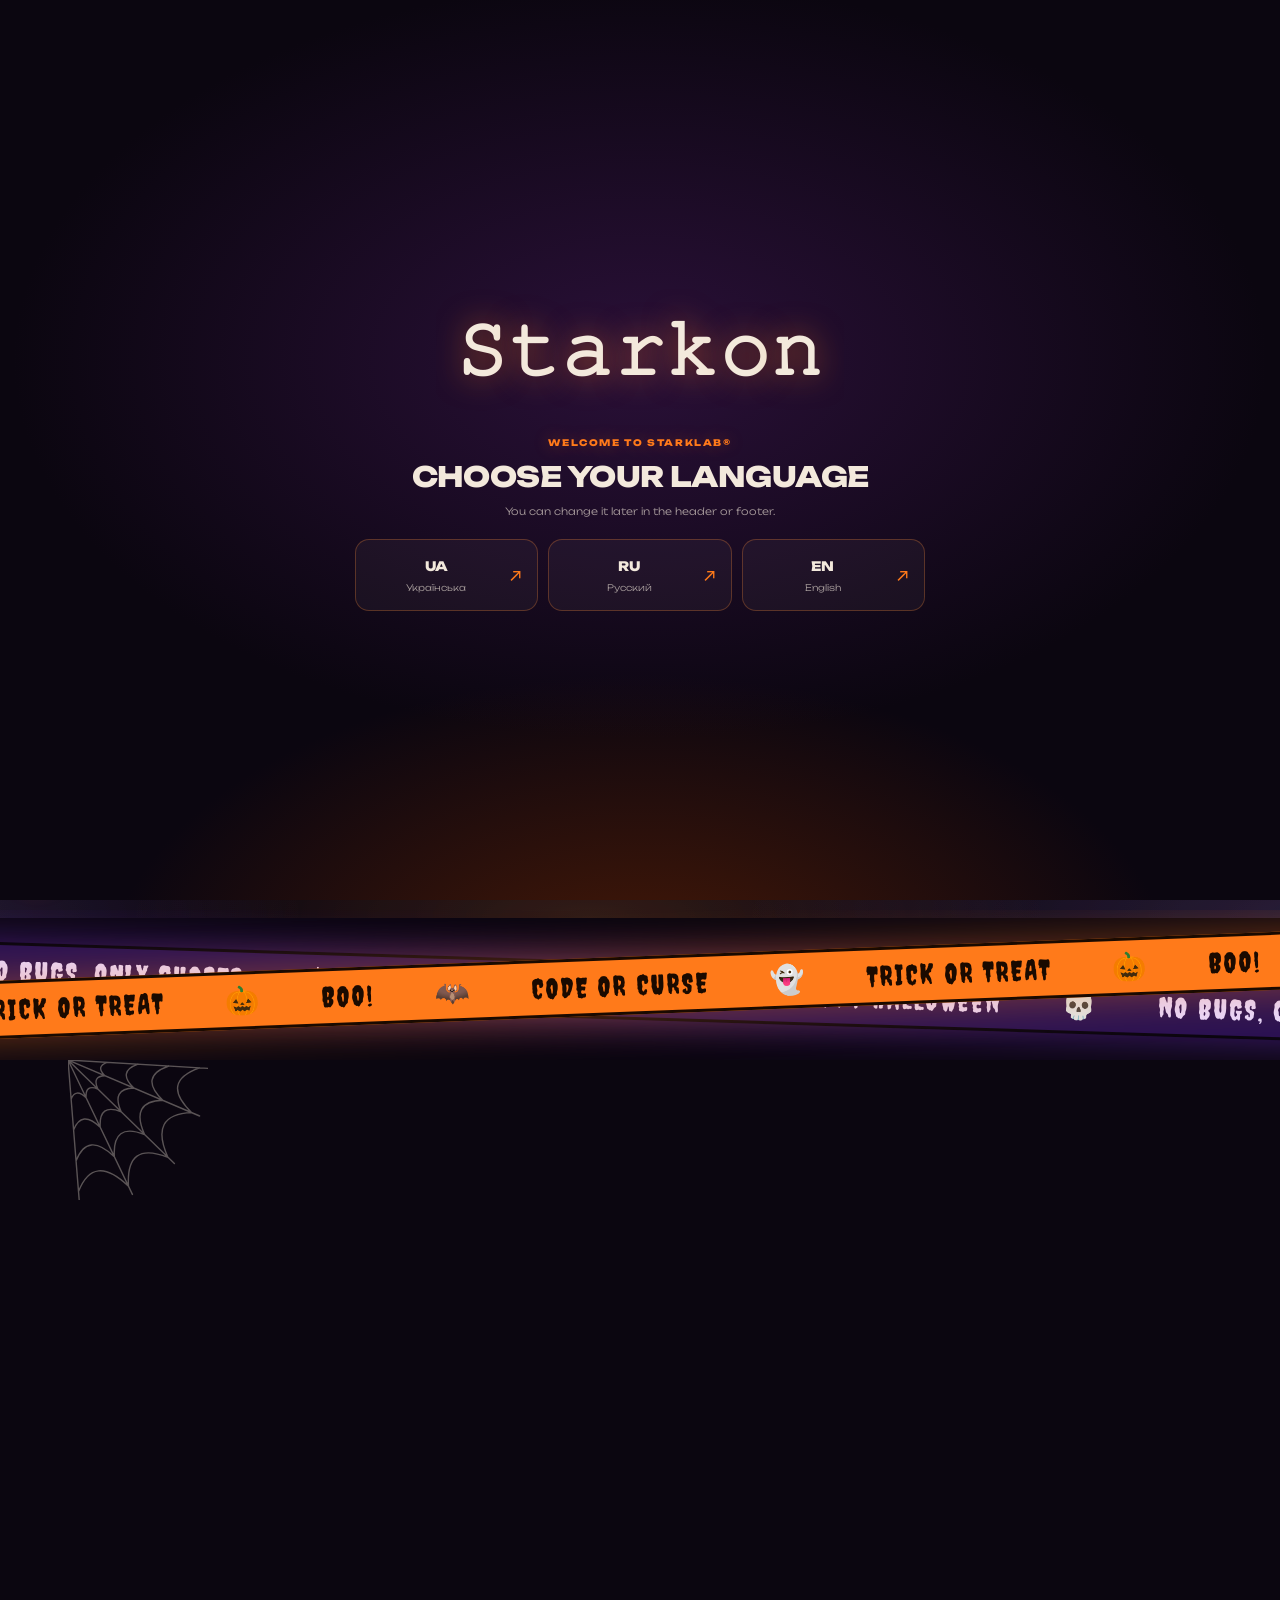
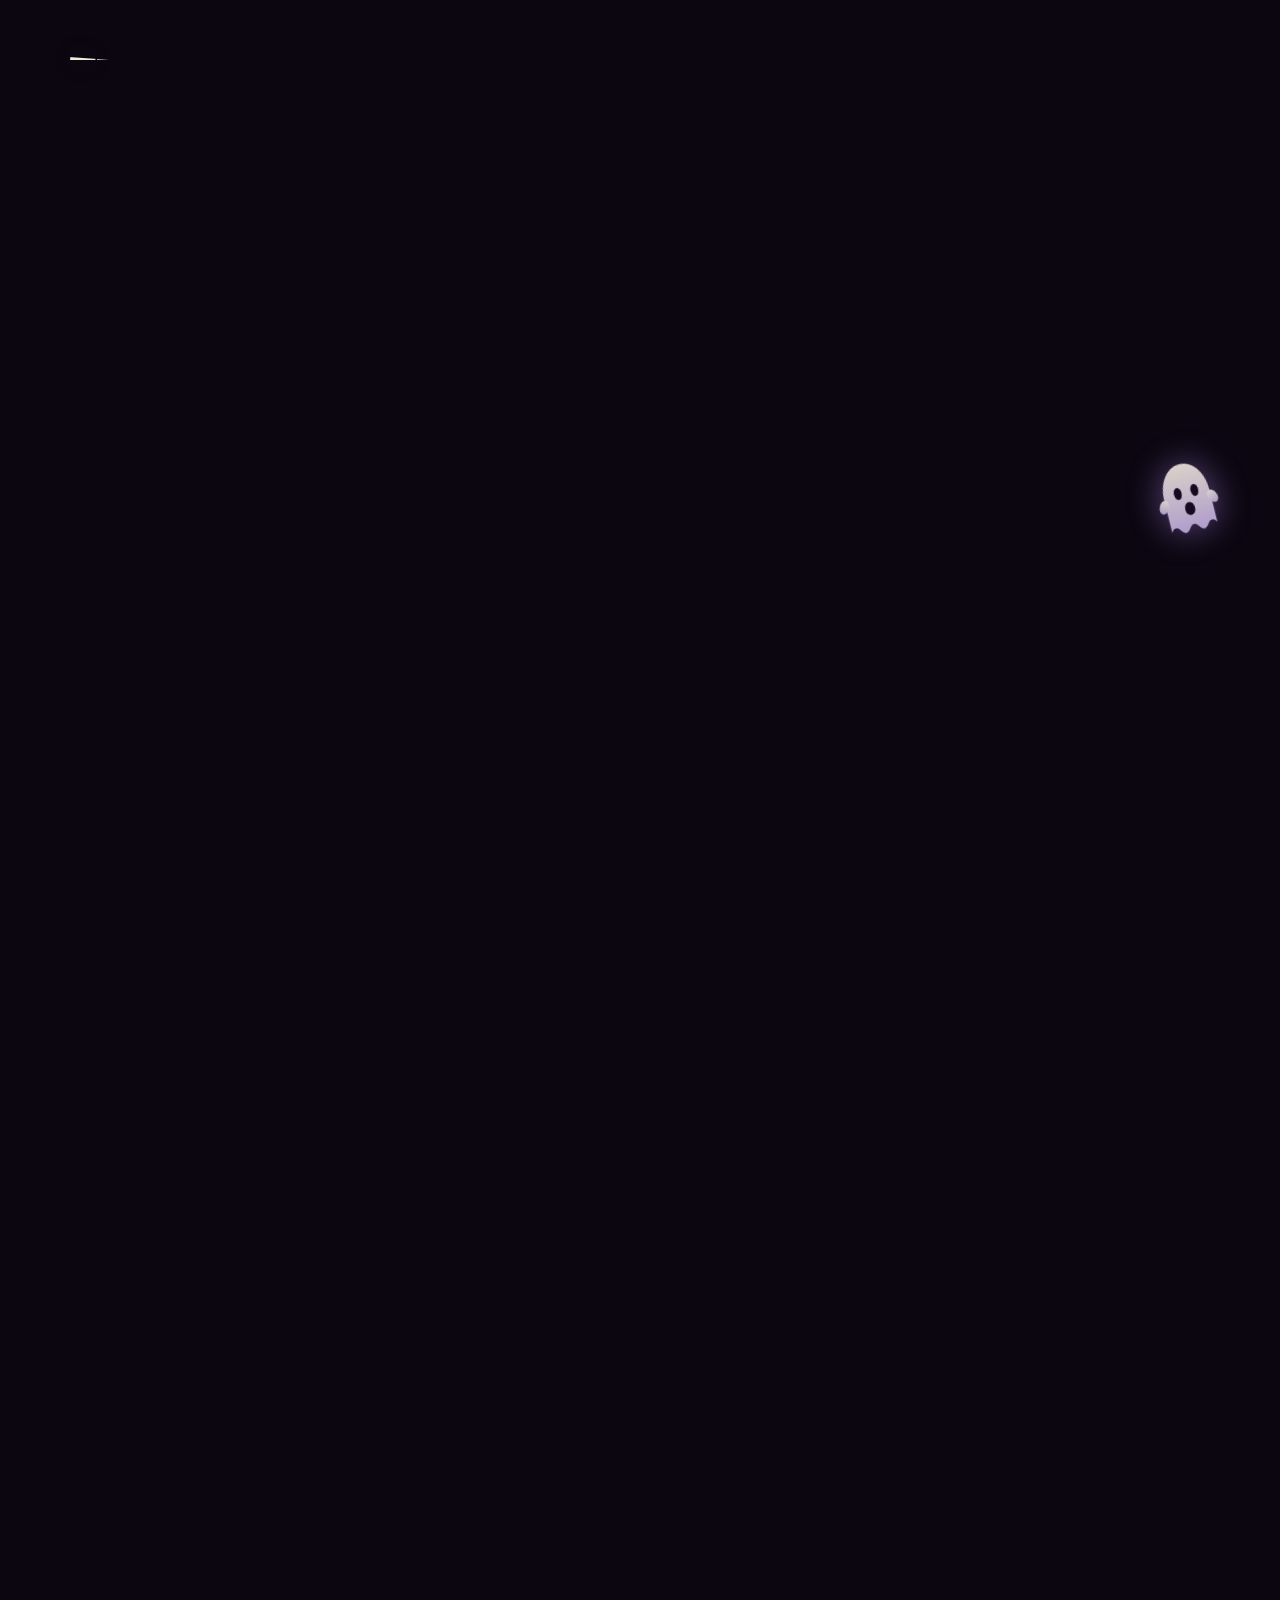
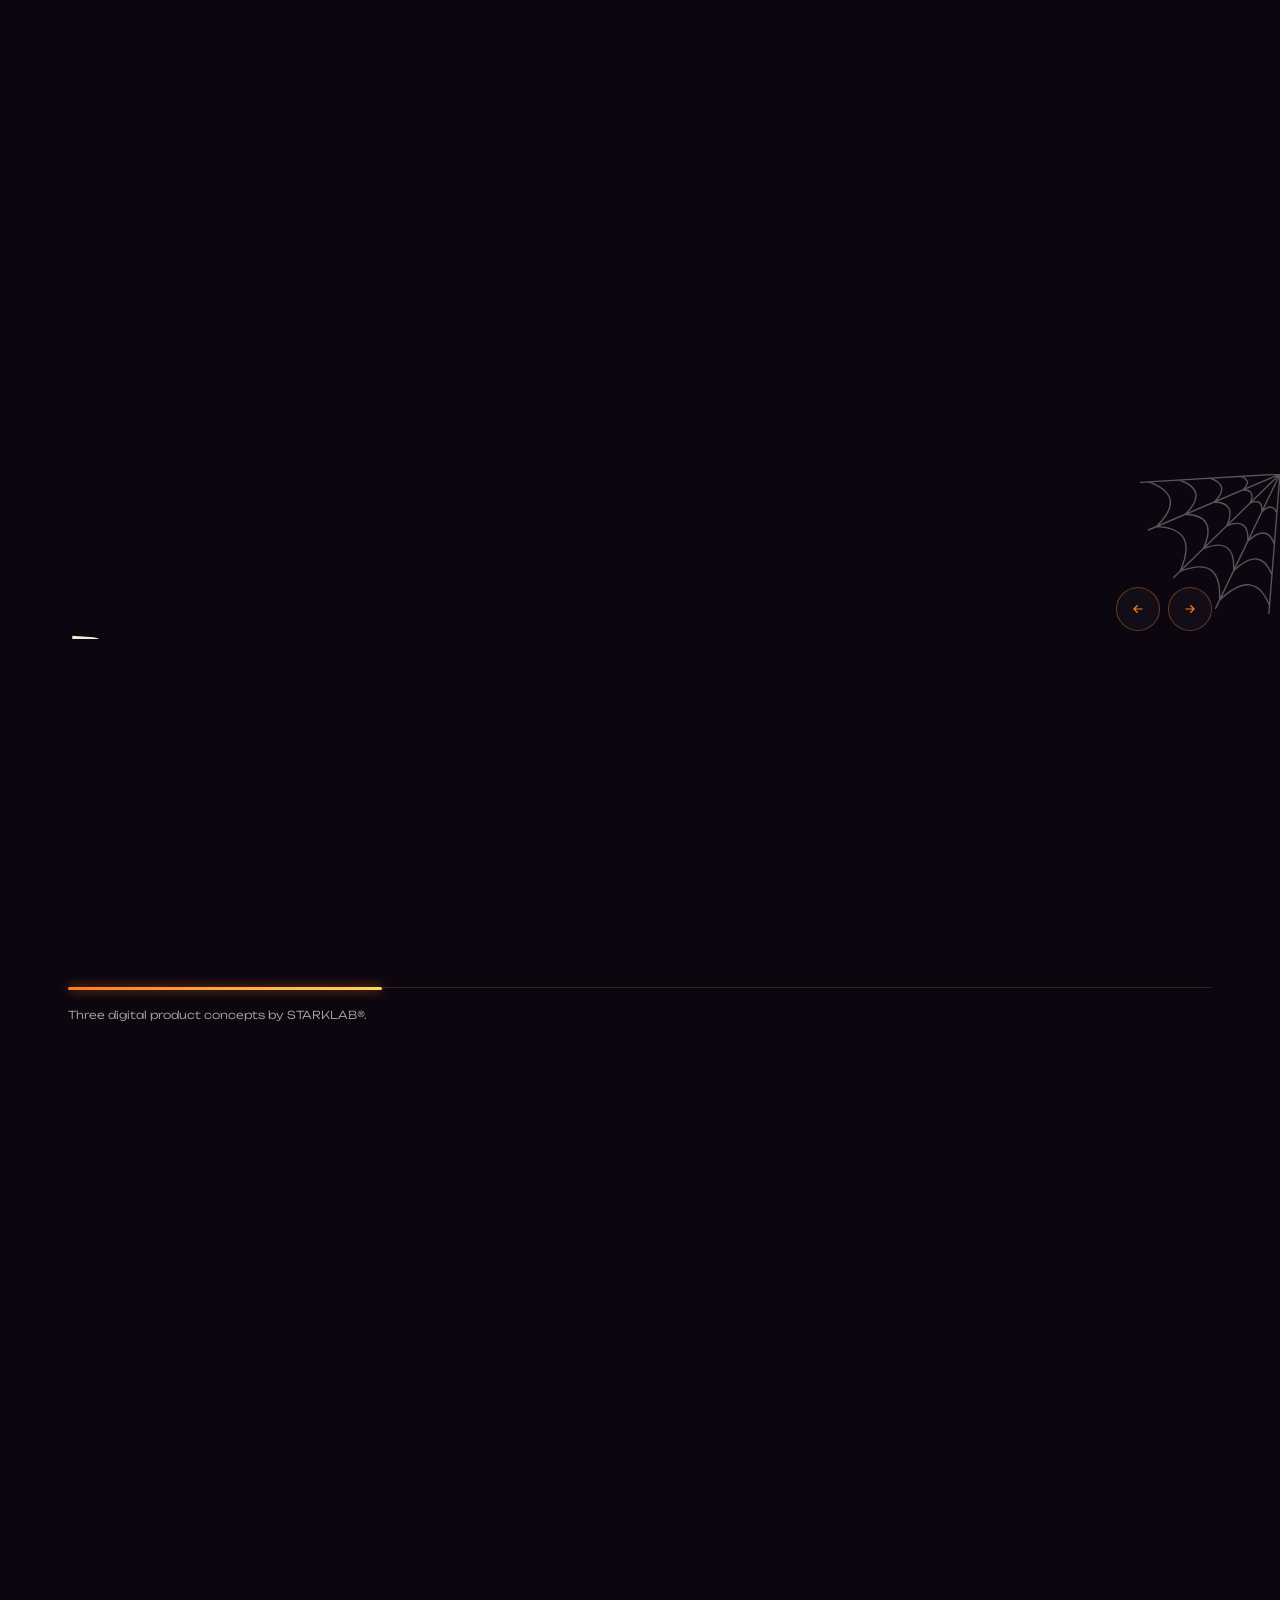
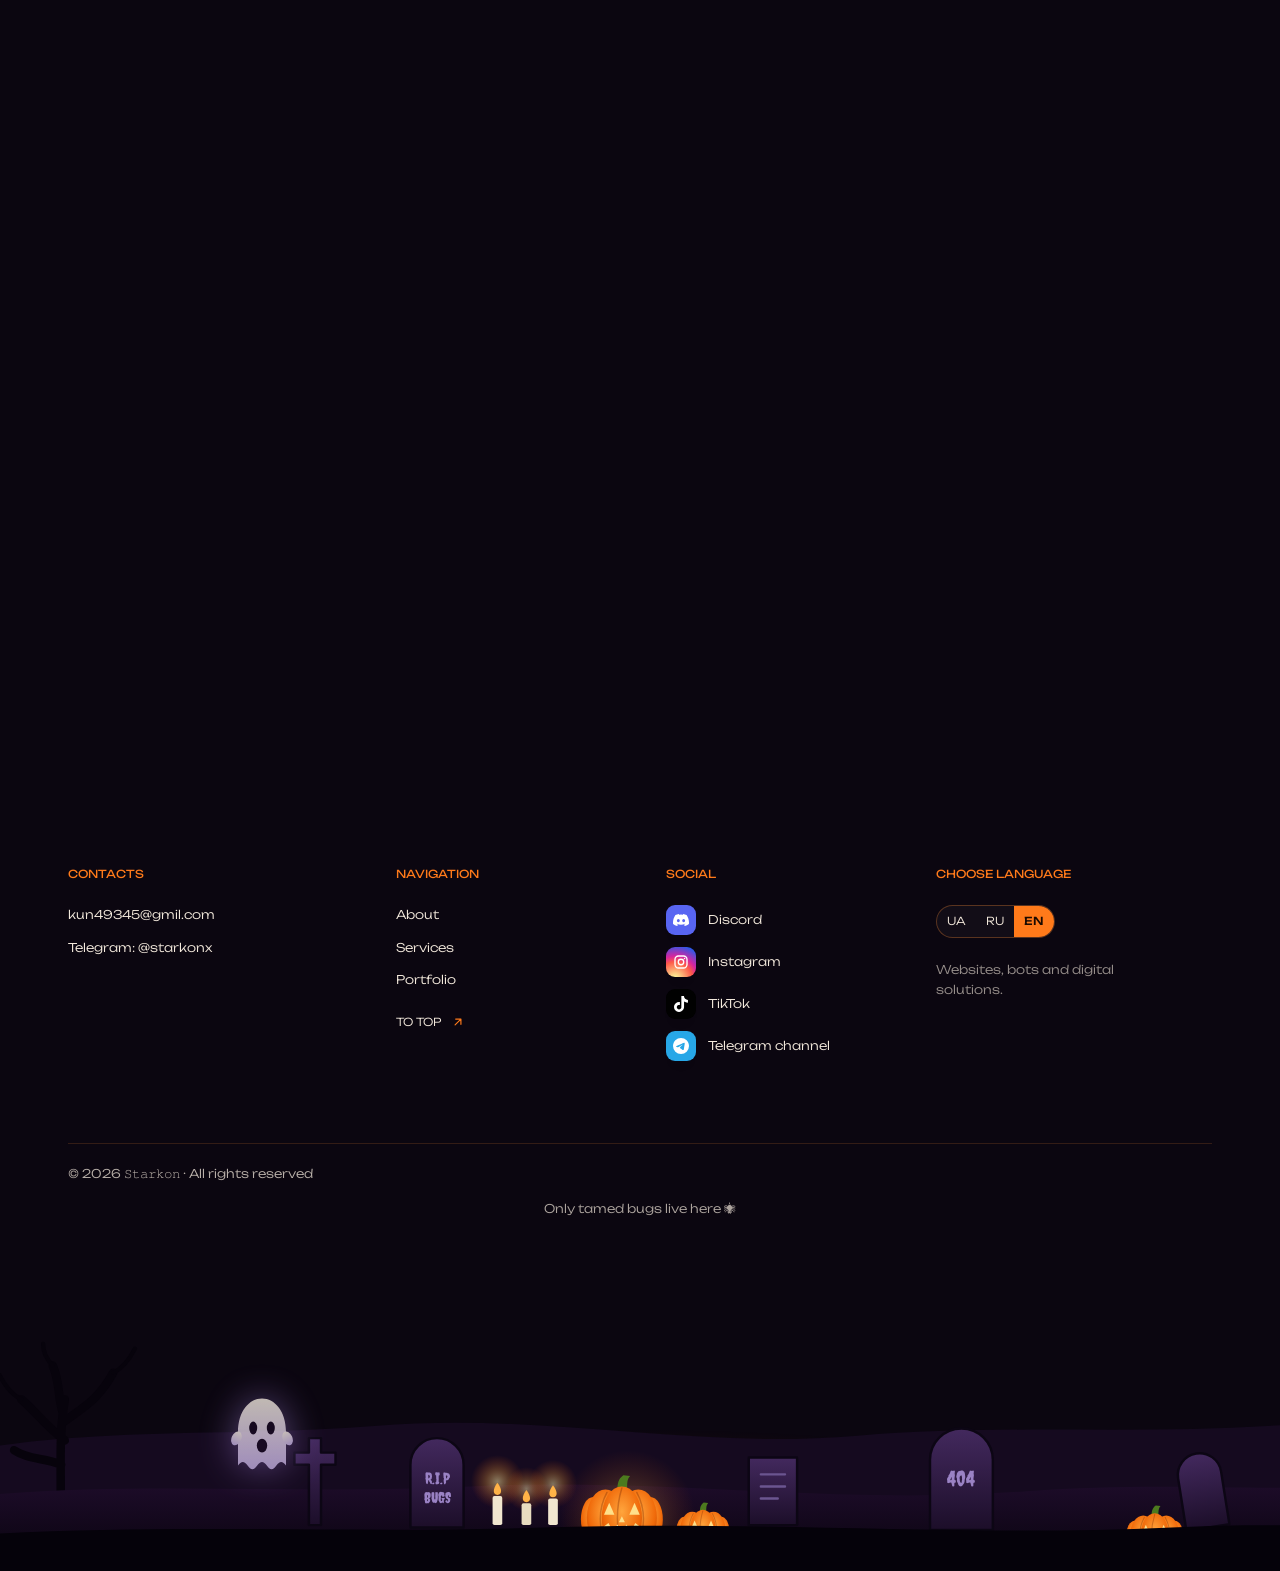
<file: index.html>
<!DOCTYPE html>
<html lang="uk">
<head>
<meta charset="utf-8">
<meta name="viewport" content="width=device-width,initial-scale=1,viewport-fit=cover">
<meta name="theme-color" content="#0b0610">
<meta name="color-scheme" content="dark">
<title>Portfolio — web, Telegram bots, automation</title>
<meta name="description" content="Personal portfolio: websites, landing pages, Telegram bots, redesign and automation.">
<meta property="og:type" content="website">
<meta property="og:title" content="Portfolio — web, Telegram bots, automation">
<meta property="og:description" content="Websites, landing pages, Telegram bots, redesign and automation.">
<link rel="preconnect" href="https://fonts.googleapis.com"><link rel="preconnect" href="https://fonts.gstatic.com" crossorigin>
<link href="https://fonts.googleapis.com/css2?family=Unbounded:wght@300;400;500;800&family=Creepster&display=swap&subset=cyrillic" rel="stylesheet">
<link rel="stylesheet" href="css/style.css?v=20261018-3">
<link rel="stylesheet" href="css/halloween.css?v=20261018-4">
<link rel="stylesheet" href="css/mobile.css?v=20261018-4">
</head>
<body id="top" class="is-loading">
<svg width="0" height="0" style="position:absolute" aria-hidden="true" focusable="false"><defs>
<symbol id="hw-web" viewBox="0 0 100 100"><path d="M100 0L0 6M100 0L6 40M100 0L24 74M100 0L54 96M100 0L92 100M72.0 1.7Q80.4 4.6 73.7 11.2M73.7 11.2Q82.9 11.5 78.7 20.7M78.7 20.7Q87.7 17.1 87.1 26.9M87.1 26.9Q94.6 19.8 97.8 28.0M50.0 3.0Q65.1 8.3 53.0 20.0M53.0 20.0Q69.4 20.5 62.0 37.0M62.0 37.0Q78.0 30.6 77.0 48.0M77.0 48.0Q90.3 35.3 96.0 50.0M28.0 4.3Q49.7 11.9 32.3 28.8M32.3 28.8Q55.9 29.5 45.3 53.3M45.3 53.3Q68.4 44.1 66.9 69.1M66.9 69.1Q86.0 50.8 94.2 72.0M6.0 5.6Q34.4 15.6 11.6 37.6M11.6 37.6Q42.5 38.6 28.6 69.6M28.6 69.6Q58.7 57.5 56.8 90.2M56.8 90.2Q81.7 66.3 92.5 94.0" fill="none" stroke="currentColor" stroke-width="1" stroke-linecap="round"/></symbol>
<symbol id="hw-bat" viewBox="0 0 100 50">
  <path d="M54 22C62 10 80 8 98 16C92 18 90 22 90 28C85 24 80 26 78 32C74 27 68 28 64 34C62 30 58 30 54 32Z"/>
  <path d="M46 22C38 10 20 8 2 16C8 18 10 22 10 28C15 24 20 26 22 32C26 27 32 28 36 34C38 30 42 30 46 32Z"/>
  <ellipse cx="50" cy="28" rx="6" ry="11"/>
  <circle cx="50" cy="16" r="5.5"/>
  <path d="M45.5 14L46.5 5L50 10.5L53.5 5L54.5 14Z"/>
  <circle cx="48" cy="16" r="1.1" fill="#ff7a1a"/><circle cx="52" cy="16" r="1.1" fill="#ff7a1a"/>
</symbol>

<symbol id="hw-ghost" viewBox="0 0 80 100">
  <defs><linearGradient id="hw-gg" x1="0" y1="0" x2="0" y2="1"><stop offset="0" stop-color="#fff6ea"/><stop offset="1" stop-color="#cdb8ee"/></linearGradient></defs>
  <path d="M10 50C10 24 24 8 40 8C56 8 70 24 70 50L70 92C66 86 62 86 58 92C54 98 50 98 46 92C42 86 38 86 34 92C30 98 26 98 22 92C18 86 14 86 10 92Z" fill="url(#hw-gg)"/>
  <ellipse cx="29" cy="45" rx="5" ry="8" fill="#1a0b24"/><ellipse cx="51" cy="45" rx="5" ry="8" fill="#1a0b24"/>
  <ellipse cx="40" cy="67" rx="6.5" ry="8.5" fill="#1a0b24"/>
  <ellipse cx="8" cy="58" rx="6" ry="9" fill="url(#hw-gg)" transform="rotate(25 8 58)"/>
  <ellipse cx="72" cy="58" rx="6" ry="9" fill="url(#hw-gg)" transform="rotate(-25 72 58)"/>
</symbol>

<symbol id="hw-pumpkin" viewBox="0 0 120 112">
  <defs>
    <radialGradient id="hw-pg" cx=".5" cy=".4" r=".7"><stop offset="0" stop-color="#ffa53d"/><stop offset=".65" stop-color="#f06a0a"/><stop offset="1" stop-color="#b53e00"/></radialGradient>
  </defs>
  <path d="M54 26C54 14 58 10 62 7L71 8C67 12 67 18 67 26Z" fill="#4c7a1e"/>
  <ellipse cx="22" cy="66" rx="17" ry="30" fill="url(#hw-pg)"/>
  <ellipse cx="98" cy="66" rx="17" ry="30" fill="url(#hw-pg)"/>
  <ellipse cx="38" cy="64" rx="25" ry="38" fill="url(#hw-pg)"/>
  <ellipse cx="82" cy="64" rx="25" ry="38" fill="url(#hw-pg)"/>
  <ellipse cx="60" cy="64" rx="27" ry="42" fill="url(#hw-pg)"/>
  <path d="M60 24C52 50 52 80 60 104M40 30C28 52 28 80 40 100M80 30C92 52 92 80 80 100" fill="none" stroke="#7a2a00" stroke-opacity=".35" stroke-width="2" stroke-linecap="round"/>
  <g class="hw-face" fill="#ffe08a">
    <path d="M36 60L50 60L43 44Z"/><path d="M70 60L84 60L77 44Z"/>
    <path d="M56 70L64 70L60 62Z"/>
    <path d="M33 78L42 71L48 82L54 73L60 84L66 73L72 82L78 71L87 78C81 96 39 96 33 78Z"/>
  </g>
</symbol>

<symbol id="hw-spider" viewBox="0 0 44 44">
  <g fill="none" stroke="#2b1640" stroke-width="2.2" stroke-linecap="round" stroke-linejoin="round">
    <path d="M16 22L6 12L2 22M15 26L3 25L1 35M16 30L5 35L5 43M19 33L12 40L13 44"/>
    <path d="M28 22L38 12L42 22M29 26L41 25L43 35M28 30L39 35L39 43M25 33L32 40L31 44"/>
  </g>
  <ellipse cx="22" cy="27" rx="8" ry="9.5" fill="#1b0c2b" stroke="#ff7a1a" stroke-opacity=".55" stroke-width="1"/>
  <circle cx="22" cy="15" r="5.5" fill="#1b0c2b" stroke="#ff7a1a" stroke-opacity=".55" stroke-width="1"/>
  <circle cx="20" cy="14" r="1.3" fill="#ff7a1a"/><circle cx="24" cy="14" r="1.3" fill="#ff7a1a"/>
  <path d="M22 22L25 27L22 32L19 27Z" fill="#ff7a1a" fill-opacity=".8"/>
</symbol>

</defs></svg>
<a class="skip" href="#main" data-i18n="skip">Skip</a>
<div class="loader"><span id="loaderName"></span><div class="welcome-language" id="welcomeLanguage"><p class="welcome-kicker" data-i18n="welcome.kicker"></p><p class="welcome-title" data-i18n="welcome.title"></p><p class="welcome-note" data-i18n="welcome.note"></p><div class="welcome-options" role="group" aria-label="Language selection"><button class="welcome-option" type="button" data-wl="ua" style="--i:0"><strong>UA</strong><small>Українська</small><i>↗</i></button><button class="welcome-option" type="button" data-wl="ru" style="--i:1"><strong>RU</strong><small>Русский</small><i>↗</i></button><button class="welcome-option" type="button" data-wl="en" style="--i:2"><strong>EN</strong><small>English</small><i>↗</i></button></div></div></div>
<div class="bar" aria-hidden="true"></div>
<div class="atmo" aria-hidden="true"><i class="b b1"></i><i class="b b2"></i><i class="b b3"></i><i class="b b4"></i></div>
<div class="hw-sky" aria-hidden="true"></div><div class="hw-stars" aria-hidden="true"></div><div class="moon" aria-hidden="true"></div><div class="fog" aria-hidden="true"></div><div class="fog fog--b" aria-hidden="true"></div>
<header class="hdr shell">
  <div class="hrow">
    <a class="brand" href="#top" aria-label="STARKLAB"><span class="bt"><b id="brandName"></b><small id="brandTag"></small></span></a>
    <div class="who"><span class="nm" id="nameText"></span>
      <div class="lang" role="group" aria-label="Language"><button data-l="ua">UA</button><button data-l="ru">RU</button><button data-l="en">EN</button></div>
    </div>
    <button class="burger" aria-expanded="false" aria-controls="nav" aria-label="Menu"><i></i><i></i></button>
  </div>
  <nav class="nav" id="nav">
    <a href="#about" data-i18n="nav.about"></a><a href="#services" data-i18n="nav.services"></a><a href="#portfolio" data-i18n="nav.portfolio"></a><a href="#contacts" data-i18n="nav.contacts"></a>
    <div class="lang lang--menu" role="group" aria-label="Language"><button data-l="ua">UA</button><button data-l="ru">RU</button><button data-l="en">EN</button></div>
  </nav>
</header>
<main id="main" tabindex="-1">
  <section class="hero shell">
    <canvas id="dots" aria-hidden="true"></canvas>
    <span class="pk pk--l" aria-hidden="true"><svg viewBox="0 0 120 112"><use href="#hw-pumpkin"/></svg></span><span class="pk pk--r" aria-hidden="true"><svg viewBox="0 0 120 112"><use href="#hw-pumpkin"/></svg></span><span class="gh gh--l" aria-hidden="true"><svg viewBox="0 0 80 100"><use href="#hw-ghost"/></svg></span><span class="gh gh--r" aria-hidden="true"><svg viewBox="0 0 80 100"><use href="#hw-ghost"/></svg></span>
    <span class="pk pk--m" aria-hidden="true"><svg viewBox="0 0 120 112"><use href="#hw-pumpkin"/></svg></span>
    <div class="hw-pill" id="hwPill" data-r><i class="dot" aria-hidden="true"></i><span class="tx" data-i18n="hw.kicker"></span><span class="cd" id="hwCd"><span><b id="cdD">--</b><em data-i18n="hw.d"></em></span><span><b id="cdH">--</b><em data-i18n="hw.h"></em></span><span><b id="cdM">--</b><em data-i18n="hw.m"></em></span><span><b id="cdS">--</b><em data-i18n="hw.s"></em></span></span><span class="tx" id="hwNow" data-i18n="hw.now" hidden></span></div>
    <h1 class="split big" data-i18n="hero.title"></h1>
    <p class="lead" data-r data-i18n="hero.sub"></p>
    <div class="cta" data-r>
      <a class="btn mag" href="#portfolio" data-i18n="hero.work"></a>
      <button class="btn btn--line mag" type="button" data-discuss data-i18n="hero.tg"></button>
    </div>
  </section>

  <div class="tapes" aria-hidden="true"><div class="tape tape--a"><div class="tape-in"><span>TRICK OR TREAT</span><span>🎃</span><span>BOO!</span><span>🦇</span><span>CODE OR CURSE</span><span>👻</span><span>TRICK OR TREAT</span><span>🎃</span><span>BOO!</span><span>🦇</span><span>CODE OR CURSE</span><span>👻</span><span>TRICK OR TREAT</span><span>🎃</span><span>BOO!</span><span>🦇</span><span>CODE OR CURSE</span><span>👻</span><span>TRICK OR TREAT</span><span>🎃</span><span>BOO!</span><span>🦇</span><span>CODE OR CURSE</span><span>👻</span></div></div><div class="tape tape--b"><div class="tape-in"><span>NO BUGS, ONLY GHOSTS</span><span>🕷</span><span>SPOOKY GOOD DESIGN</span><span>🕸</span><span>HAPPY HALLOWEEN</span><span>💀</span><span>NO BUGS, ONLY GHOSTS</span><span>🕷</span><span>SPOOKY GOOD DESIGN</span><span>🕸</span><span>HAPPY HALLOWEEN</span><span>💀</span><span>NO BUGS, ONLY GHOSTS</span><span>🕷</span><span>SPOOKY GOOD DESIGN</span><span>🕸</span><span>HAPPY HALLOWEEN</span><span>💀</span><span>NO BUGS, ONLY GHOSTS</span><span>🕷</span><span>SPOOKY GOOD DESIGN</span><span>🕸</span><span>HAPPY HALLOWEEN</span><span>💀</span></div></div></div>

  <section class="shell sec" id="about">
    <div class="row rule" data-r>
      <h2 class="split" data-i18n="about.title"></h2>
      <ul class="dots-list" id="aboutList"></ul>
    </div>
    <div class="row rule" data-r>
      <h2 class="split" data-i18n="about.tech"></h2>
      <ul class="chips" id="techList"></ul>
    </div>
  </section>

  <section class="shell sec" id="services">
    <span class="gh gh--peek" aria-hidden="true"><svg viewBox="0 0 80 100"><use href="#hw-ghost"/></svg></span>
    <div class="section-head" data-r><div><p class="eyebrow" data-i18n="services.kicker"></p><h2 class="split big2" data-i18n="services.title"></h2></div><p class="section-note" data-i18n="services.note"></p></div>
    <div id="serviceList"></div>
  </section>

  <section class="sec" id="portfolio">
    <div class="shell thead">
      <h2 class="split big2" data-i18n="portfolio.title"></h2>
      <div class="ctrl"><button data-d="-1" aria-label="←"><svg viewBox="0 0 24 24"><path d="M19 12H5M11 6l-6 6 6 6"/></svg></button><button data-d="1" aria-label="→"><svg viewBox="0 0 24 24"><path d="M5 12h14M13 6l6 6-6 6"/></svg></button></div>
    </div>
    <div class="track" id="track" tabindex="0" role="region" aria-label="Portfolio"></div>
    <div class="shell"><div class="tdots" id="trackDots" role="group" aria-label="Slides"></div><div class="prog"><i id="prog"></i></div><p class="note" data-i18n="portfolio.note"></p></div>
  </section>

  <section class="shell sec end" id="contacts">
    <div class="contact-card" data-r>
      <p class="eyebrow" data-i18n="contacts.kicker"></p>
      <h2 class="split giant" data-i18n="contacts.title"></h2>
      <p class="lead" data-r data-i18n="contacts.sub"></p>
      <div class="cta cta--end" data-r><button class="btn btn--big mag" type="button" data-discuss data-i18n="contacts.btn"></button></div>
      <div class="soc" id="socBig" data-r></div>
    </div>
  </section>
  <section class="shell sec payment" id="payment">
    <div class="payment-card" data-r>
      <div class="payment-copy"><p class="eyebrow" data-i18n="payment.kicker"></p><h2 class="split big2" data-i18n="payment.title"></h2><p class="payment-intro" data-i18n="payment.copy"></p></div>
      <div class="payment-points">
        <div class="payment-point"><span class="payment-mark">◎</span><div><b data-i18n="payment.globalTitle"></b><p data-i18n="payment.global"></p></div></div>
        <div class="payment-point"><span class="payment-mark">↗</span><div><b data-i18n="payment.flexTitle"></b><p data-i18n="payment.flex"></p></div></div>
        <div class="payment-point"><span class="payment-mark">✓</span><div><b data-i18n="payment.clearTitle"></b><p data-i18n="payment.clear"></p></div></div>
      </div>
    </div>
  </section>
</main>
<footer class="shell foot">
  <div class="fcols rule" data-r>
    <div><h4 data-i18n="foot.contacts"></h4><p id="fMail"></p><p id="fTg"></p></div>
    <div><h4 data-i18n="foot.nav"></h4><a href="#about" data-i18n="nav.about"></a><a href="#services" data-i18n="nav.services"></a><a href="#portfolio" data-i18n="nav.portfolio"></a><a class="up" href="#top"><span data-i18n="foot.up"></span> <svg viewBox="0 0 24 24"><path d="M7 17 17 7M8 7h9v9"/></svg></a></div>
    <div><h4 data-i18n="foot.social"></h4><div id="socials"></div></div>
    <div class="f-language"><h4 data-i18n="foot.language"></h4><div class="lang lang--foot" role="group" aria-label="Language"><button data-l="ua">UA</button><button data-l="ru">RU</button><button data-l="en">EN</button></div><p class="legal" data-i18n="foot.legal"></p></div>
  </div>
  <p class="copy">© <span id="yr"></span> <span id="copyName"></span> · <span data-i18n="foot.rights"></span></p>
  <p class="hw-foot" data-i18n="hw.foot"></p>
</footer>
<div class="grave-wrap" aria-hidden="true">
  <span class="gh"><svg viewBox="0 0 80 100"><use href="#hw-ghost"/></svg></span>
  <svg class="grave" viewBox="0 0 1200 240" preserveAspectRatio="xMidYMax slice" focusable="false">
    <defs>
      <linearGradient id="hw-gr" x1="0" y1="0" x2="0" y2="1"><stop offset="0" stop-color="#1d0c29"/><stop offset="1" stop-color="#07030c"/></linearGradient>
      <linearGradient id="hw-st" x1="0" y1="0" x2="0" y2="1"><stop offset="0" stop-color="#43295e"/><stop offset="1" stop-color="#1c0e29"/></linearGradient>
      <radialGradient id="hw-fl" cx=".5" cy=".5" r=".5"><stop offset="0" stop-color="#fff0a8" stop-opacity=".9"/><stop offset=".45" stop-color="#ffa63a" stop-opacity=".5"/><stop offset="1" stop-color="#ff5a00" stop-opacity="0"/></radialGradient>
    </defs>
    <!-- далёкие холмы -->
    <path d="M0 150C120 118 260 130 380 120C520 108 640 140 780 128C920 116 1060 132 1200 112V240H0Z" fill="#150a1f"/>
    <!-- мёртвое дерево -->
    <g stroke="#07030c" stroke-linecap="round" fill="none">
      <path d="M120 196C122 166 118 132 124 98M124 132C108 120 98 106 88 98M124 116C140 104 152 98 164 76M121 152C106 146 94 148 82 140M122 108C118 94 120 84 114 70" stroke-width="7"/>
      <path d="M88 98C80 94 74 86 70 78M164 76C172 72 178 64 182 56M114 70C108 64 106 58 106 52" stroke-width="3.5"/>
    </g>
    <!-- земля -->
    <path d="M0 184C150 162 300 178 460 170C620 162 760 186 920 174C1040 165 1130 176 1200 168V240H0Z" fill="url(#hw-gr)"/>
    <!-- надгробия -->
    <g stroke="#0c0614" stroke-width="2" fill="url(#hw-st)">
      <path d="M250 204V152a22 22 0 0 1 44 0V204Z" transform="translate(160 0)"/>
      <path d="M436 202V152H424V142H436V130H446V142H458V152H446V202Z" transform="translate(-110 0)"/>
      <path d="M690 202V146h40v56Z"/>
      <path d="M880 206V148a26 26 0 0 1 52 0V206Z" transform="translate(-40 0)"/>
      <path d="M1052 204V160a18 18 0 0 1 36 0V204Z" transform="rotate(-9 1070 204)"/>
    </g>
    <g fill="#9a82c4" stroke="none" font-family="'Creepster','Unbounded',cursive" text-anchor="middle">
      <text x="432" y="168" font-size="13">R.I.P</text><text x="432" y="184" font-size="12">BUGS</text>
      <text x="866" y="170" font-size="17">404</text>
    </g>
    <path d="M700 160h20M700 170h20M700 180h14" stroke="#6b5590" stroke-width="2" fill="none" stroke-linecap="round"/>
    <!-- свечи -->
    <g transform="translate(140 0)">
      <circle cx="342" cy="166" r="22" fill="url(#hw-fl)" opacity=".55"/><circle cx="366" cy="172" r="18" fill="url(#hw-fl)" opacity=".5"/><circle cx="388" cy="168" r="20" fill="url(#hw-fl)" opacity=".5"/>
      <rect x="338" y="178" width="8" height="24" rx="1.5" fill="#f1e6cf" stroke="none"/><rect x="362" y="184" width="8" height="18" rx="1.5" fill="#e8dcc0" stroke="none"/><rect x="384" y="180" width="8" height="22" rx="1.5" fill="#f1e6cf" stroke="none"/>
      <path class="flame" d="M342 167C338 172 338 177 342 177C346 177 346 172 342 167Z" fill="#ffb347" stroke="none"/>
      <path class="flame" style="animation-delay:-.25s;animation-duration:.55s" d="M366 173C362 178 362 183 366 183C370 183 370 178 366 173Z" fill="#ffb347" stroke="none"/>
      <path class="flame" style="animation-delay:-.45s;animation-duration:.85s" d="M388 169C384 174 384 179 388 179C392 179 392 174 388 169Z" fill="#ffb347" stroke="none"/>
    </g>
    <!-- тыквы -->
    <circle cx="590" cy="196" r="56" fill="url(#hw-fl)" opacity=".35"/>
    <use class="pkpatch" href="#hw-pumpkin" x="548" y="156" width="74" height="70"/>
    <use class="pkpatch" href="#hw-pumpkin" x="628" y="180" width="48" height="46" style="animation-delay:-1.1s"/>
    <use class="pkpatch" href="#hw-pumpkin" x="1000" y="182" width="52" height="50" style="animation-delay:-.6s"/>
    <!-- передний план -->
    <path d="M0 214C180 198 340 210 520 204C700 198 860 212 1040 204C1120 200 1170 204 1200 202V240H0Z" fill="#05020a"/>
  </svg>
</div>

<dialog class="contact-dialog" id="contactDialog" aria-labelledby="dialogTitle">
  <div class="dialog-card">
    <button class="dialog-close" id="dialogClose" type="button" aria-label="Close">×</button>
    <p class="eyebrow" data-i18n="dialog.eyebrow"></p>
    <h2 id="dialogTitle" data-i18n="dialog.title"></h2>
    <p class="dialog-copy" data-i18n="dialog.copy"></p>
    <div class="dialog-options">
      <a class="dialog-option dialog-option--tg" id="dialogTelegram" target="_blank" rel="noopener noreferrer"><span class="dialog-icon">↗</span><span><b>Telegram</b><small data-i18n="dialog.tg"></small></span></a>
      <a class="dialog-option dialog-option--dc" id="dialogDiscord" target="_blank" rel="noopener noreferrer"><span class="dialog-icon">↗</span><span><b>Discord</b><small data-i18n="dialog.dc"></small></span></a>
    </div>
    <p class="dialog-hint" data-i18n="dialog.hint"></p>
  </div>
</dialog>
<div class="bats" aria-hidden="true"></div><canvas id="fxCanvas" aria-hidden="true"></canvas><div class="spot" aria-hidden="true"></div><div class="hw-flash" aria-hidden="true"></div>
<div class="spider" aria-hidden="true"><svg viewBox="0 0 44 44"><use href="#hw-spider"/></svg></div>
<button class="fx-toggle" id="fxToggle" type="button" aria-pressed="true"><svg viewBox="0 0 100 50" aria-hidden="true"><use href="#hw-bat"/></svg><span class="vh" data-i18n="hw.fx"></span></button>
<script src="js/config.js?v=20261018-4"></script>
<script src="js/i18n.js?v=20261018-4"></script>
<script src="js/main.js?v=20261018-4"></script>
<script src="js/halloween.js?v=20261018-4"></script>
</body>
</html>
</file>
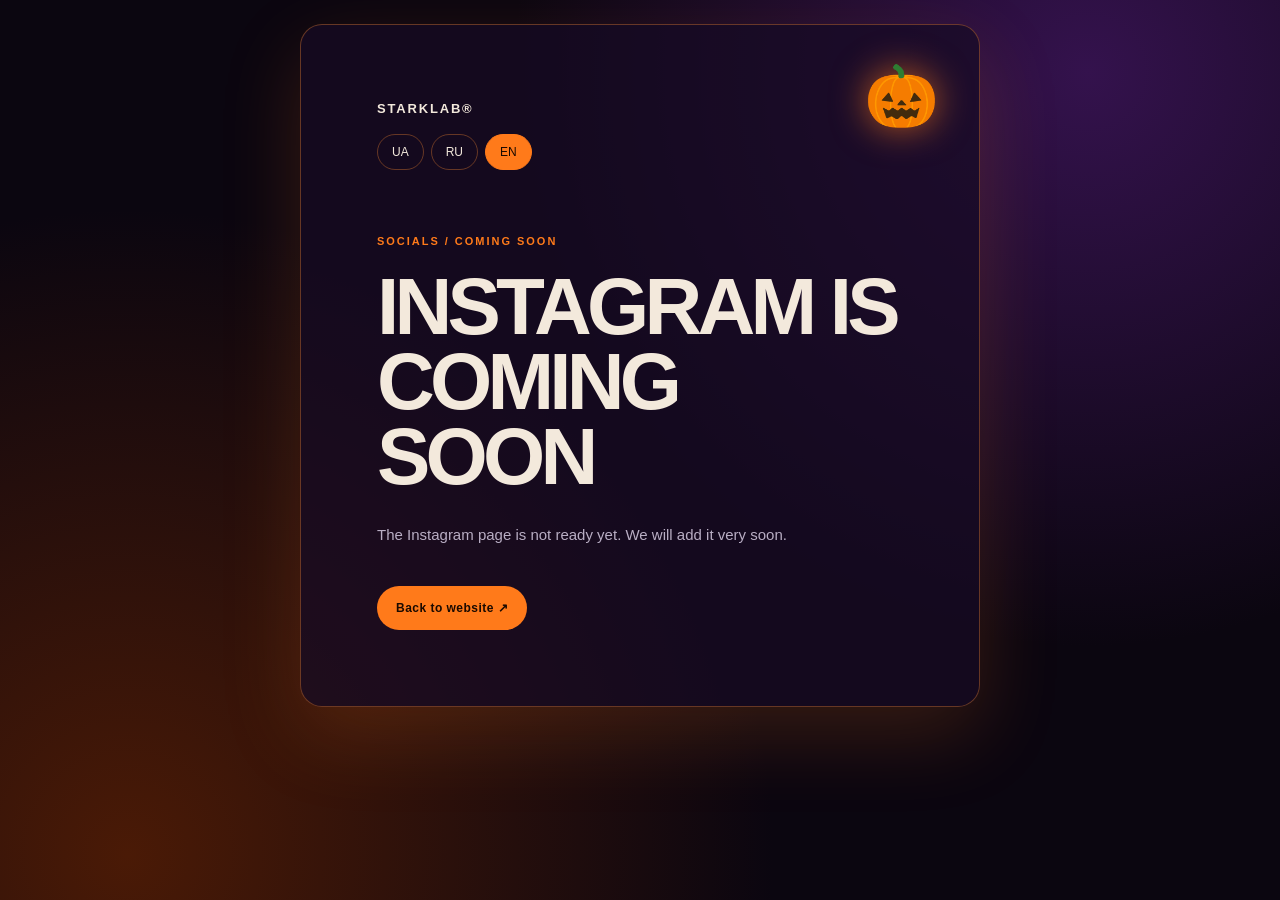
<file: coming-soon.html>
<!DOCTYPE html>
<html lang="ru">
<head>
<meta charset="utf-8">
<meta name="viewport" content="width=device-width,initial-scale=1,viewport-fit=cover">
<meta name="theme-color" content="#0b0610">
<title>STARKLAB® — скоро</title>
<style>
:root{color-scheme:dark;--paper:#0b0610;--ink:#f3e9dc;--wine:#ff7a1a;--line:rgba(255,140,50,.35)}
*{box-sizing:border-box}html,body{margin:0;min-height:100%;font-family:Arial,sans-serif;color:var(--ink)}
body{display:grid;place-items:center;padding:24px;background:radial-gradient(circle at 85% 8%,#34124d,transparent 42%),radial-gradient(circle at 10% 95%,#4a1a06,transparent 45%),var(--paper)}
.page{width:min(680px,100%);padding:clamp(34px,7vw,76px);border:1px solid var(--line);border-radius:22px;background:rgba(24,12,36,.72);box-shadow:0 28px 80px rgba(255,122,26,.18);position:relative;overflow:hidden}.page::after{content:'🎃';position:absolute;right:clamp(16px,4vw,40px);top:clamp(16px,4vw,36px);font-size:clamp(34px,7vw,60px);filter:drop-shadow(0 0 18px rgba(255,122,26,.7));animation:fl 3s ease-in-out infinite alternate}@keyframes fl{to{transform:translateY(-8px) rotate(6deg)}}
.brand{font-size:13px;font-weight:800;letter-spacing:.14em}.languages{display:flex;gap:7px;margin-top:18px}.languages button{border:1px solid var(--line);background:transparent;color:var(--ink);padding:10px 14px;font:inherit;font-size:12px;cursor:pointer;border-radius:999px}.languages button.active{background:var(--wine);color:#1a0a00;border-color:var(--wine)}.eyebrow{margin:62px 0 18px;color:var(--wine);font-size:11px;font-weight:700;letter-spacing:.18em;text-transform:uppercase}
h1{max-width:10em;margin:0;font-size:clamp(38px,8vw,80px);line-height:.94;letter-spacing:-.06em;text-transform:uppercase}p{max-width:42em;margin:28px 0 0;font-size:15px;line-height:1.7;color:#b9aec4}.back{display:inline-flex;margin-top:38px;padding:15px 19px;color:#1a0a00;background:var(--wine);border-radius:999px;text-decoration:none;font-size:12px;font-weight:700;letter-spacing:.04em;transition:transform .25s,background .25s}.back:hover{background:#ff9a4d;transform:translateY(-3px);box-shadow:0 0 28px rgba(255,122,26,.5)}
@media(max-width:520px){.page{padding:30px 24px}.eyebrow{margin-top:50px}p{font-size:14px}}
</style>
</head>
<body>
<main class="page">
  <div class="brand">STARKLAB®</div>
  <div class="languages" role="group" aria-label="Language"><button type="button" data-lang="ua">UA</button><button type="button" data-lang="ru">RU</button><button type="button" data-lang="en">EN</button></div>
  <p class="eyebrow" id="eyebrow">СОЦСЕТИ / СКОРО</p>
  <h1 id="title">Страница скоро появится</h1>
  <p id="copy">Пока эта страница ещё не создана. Мы обязательно добавим её совсем скоро.</p>
  <a class="back" href="index.html">Вернуться на сайт ↗</a>
</main>
<script>
(function(){
  var key=new URLSearchParams(location.search).get('platform')||'social',lang='ru';
  try{lang=localStorage.getItem('lang')||'ru'}catch(e){}
  var data={
    ru:{instagram:['Instagram','Инстаграм скоро появится','Пока страница Instagram ещё не создана. Мы обязательно добавим её совсем скоро.'],tiktok:['TikTok','ТикТок скоро появится','Пока страница TikTok ещё не создана. Мы обязательно добавим её совсем скоро.'],telegram:['Telegram-канал','Telegram-канал скоро появится','Пока Telegram-канал ещё не создан. Мы обязательно добавим его совсем скоро.']},
    ua:{instagram:['Instagram','Інстаграм скоро з’явиться','Поки сторінку Instagram ще не створено. Ми обов’язково додамо її зовсім скоро.'],tiktok:['TikTok','ТікТок скоро з’явиться','Поки сторінку TikTok ще не створено. Ми обов’язково додамо її зовсім скоро.'],telegram:['Telegram-канал','Telegram-канал скоро з’явиться','Поки Telegram-канал ще не створено. Ми обов’язково додамо його зовсім скоро.']},
    en:{instagram:['Instagram','Instagram is coming soon','The Instagram page is not ready yet. We will add it very soon.'],tiktok:['TikTok','TikTok is coming soon','The TikTok page is not ready yet. We will add it very soon.'],telegram:['Telegram channel','Telegram channel is coming soon','The Telegram channel is not ready yet. We will add it very soon.']}
  };
  var d=(data[lang]||data.ru)[key]||(data[lang]||data.ru).instagram;
  document.documentElement.lang=lang==='ua'?'uk':lang;document.title='STARKLAB® — '+d[0];
  document.getElementById('eyebrow').textContent=(lang==='en'?'SOCIALS / COMING SOON':lang==='ua'?'СОЦМЕРЕЖІ / СКОРО':'СОЦСЕТИ / СКОРО');
  document.getElementById('title').textContent=d[1];document.getElementById('copy').textContent=d[2];
  document.querySelector('.back').textContent=lang==='en'?'Back to website ↗':lang==='ua'?'Повернутися на сайт ↗':'Вернуться на сайт ↗';
  document.querySelectorAll('[data-lang]').forEach(function(b){b.classList.toggle('active',b.dataset.lang===lang);b.onclick=function(){try{localStorage.setItem('lang',b.dataset.lang)}catch(e){}location.reload()}});
})();
</script>
</body>
</html>
</file>
<file: css/style.css>
:root{--paper:#f6f2ef;--ink:#241c1c;--wine:#8a1f2d;--rule:#e8d3d3;--ease:cubic-bezier(.22,1,.36,1);--f:'Unbounded','Arial Black',system-ui,sans-serif;--w:1144px}
*{box-sizing:border-box;margin:0;padding:0}html{overflow-x:clip;scroll-padding-top:90px;-webkit-text-size-adjust:100%}
body{background:var(--paper);color:var(--ink);font:300 14px/1.7 var(--f);overflow-x:hidden;transition:opacity .35s}
body.is-loading{overflow:hidden}body.swap main,body.swap footer{opacity:0;transform:translateY(6px)}main,footer{transition:opacity .35s,transform .35s var(--ease)}
a{color:inherit;text-decoration:none}button{font:inherit;color:inherit;background:none;border:0;cursor:pointer}ul{list-style:none}
:focus-visible{outline:2px solid var(--wine);outline-offset:3px}
.shell{width:min(var(--w),100% - 48px);margin-inline:auto}.skip{position:fixed;left:8px;top:-60px;z-index:99;background:var(--ink);color:#fff;padding:8px 14px}.skip:focus{top:8px}
.loader{position:fixed;inset:0;z-index:90;background:var(--paper);display:grid;place-items:center;transition:transform 1s var(--ease) .2s}
.loader span{font-weight:800;font-size:clamp(28px,6vw,72px);letter-spacing:.02em;text-align:center;padding:0 20px;overflow:hidden;display:flex;flex-wrap:wrap;justify-content:center}
.loader span i{font-style:normal;display:inline-block;transform:translateY(110%);animation:up .8s var(--ease) forwards;animation-delay:calc(var(--i)*40ms)}
body:not(.is-loading) .loader{transform:translateY(-101%)}
@keyframes up{to{transform:none}}
.bar{position:fixed;top:0;left:0;height:2px;width:100%;background:var(--wine);transform-origin:left;transform:scaleX(0);z-index:60}
.atmo{position:fixed;inset:0;z-index:-1;overflow:hidden;pointer-events:none}
.b{position:absolute;border-radius:50%;filter:blur(90px);opacity:.55;will-change:transform;transform:translate(calc(var(--mx,0)*var(--k)*1px),calc(var(--my,0)*var(--k)*1px))}
.b1{--k:30;width:44vw;height:44vw;left:-12vw;top:10vh;background:#e6defa;animation:fl 18s ease-in-out infinite alternate}
.b2{--k:-24;width:36vw;height:36vw;right:-8vw;top:-6vh;background:#d9e8fb;animation:fl 22s ease-in-out infinite alternate-reverse}
.b3{--k:20;width:40vw;height:40vw;right:-14vw;bottom:-10vh;background:#f7dbe3;animation:fl 20s ease-in-out infinite alternate}
.b4{--k:-34;width:30vw;height:30vw;left:20vw;bottom:-12vh;background:#fbe3d3;animation:fl 24s ease-in-out infinite alternate-reverse}
@keyframes fl{to{margin:6vh 5vw}}
.hdr{position:fixed;left:50%;top:0;translate:-50% 0;z-index:50;padding:22px 0 0;transition:translate .6s var(--ease)}
.hdr.hide{translate:-50% -140%}.hdr::before{content:"";position:absolute;inset:0 -24px -14px;background:linear-gradient(var(--paper) 60%,transparent);z-index:-1;opacity:0;transition:opacity .4s}.hdr.solid::before{opacity:1}
.hrow{display:flex;justify-content:space-between;align-items:center;gap:20px}
.brand{font-weight:800;font-size:12px;line-height:1.3;text-transform:uppercase;letter-spacing:.02em}
.tools{display:flex;gap:14px;align-items:center}
.lang{display:flex;border:1px solid var(--rule)}.lang button{padding:6px 10px;font-size:11px;position:relative;transition:color .3s,background .3s}.lang button.on{background:var(--wine);color:#fff}.lang button:not(.on):hover{background:#efe3e3}
.nav{display:flex;gap:42px;margin-top:20px;font-size:11px;text-transform:uppercase;font-weight:400}
.nav a,.foot a:not(.up){position:relative}.nav a::after,.foot a:not(.up)::after{content:"";position:absolute;left:0;right:0;bottom:-3px;height:1px;background:var(--wine);transform:scaleX(0);transform-origin:right;transition:transform .5s var(--ease)}
.nav a:hover::after,.foot a:not(.up):hover::after{transform:scaleX(1);transform-origin:left}
.burger{display:none;width:40px;height:40px;position:relative;border:1px solid var(--rule)}.burger i{position:absolute;left:11px;right:11px;height:1.5px;background:var(--ink);transition:transform .5s var(--ease)}.burger i:first-child{top:16px}.burger i:last-child{top:23px}
.burger[aria-expanded=true] i:first-child{transform:translateY(3.5px) rotate(45deg)}.burger[aria-expanded=true] i:last-child{transform:translateY(-3.5px) rotate(-45deg)}
.hero{min-height:100svh;display:flex;flex-direction:column;align-items:center;justify-content:center;text-align:center;padding:150px 0 80px;position:relative}
#dots{position:absolute;inset:0;width:100%;height:100%;z-index:-1}
.big,.big2,.giant{font-weight:800;text-transform:uppercase;line-height:1.08;letter-spacing:-.01em}
.big{font-size:clamp(28px,5.4vw,72px);max-width:15em}.big2{font-size:clamp(26px,3.6vw,46px)}.giant{font-size:clamp(28px,5vw,64px);max-width:13em}
h2{font-weight:800;text-transform:uppercase;font-size:clamp(20px,2.6vw,32px);line-height:1.25}
.split .w{display:inline-block;overflow:hidden;vertical-align:top;padding-bottom:.12em;margin-bottom:-.12em}.split .w>span{display:inline-block;transform:translateY(112%) rotate(4deg);transition:transform 1.1s var(--ease);transition-delay:calc(var(--i)*55ms)}
.split.in .w>span{transform:none}
.lead{max-width:36em;margin-top:34px;font-size:13px}.cta{display:flex;gap:14px;margin-top:36px;flex-wrap:wrap;justify-content:center}
.btn{display:inline-flex;align-items:center;gap:10px;padding:16px 26px;border:1px solid var(--wine);background:var(--wine);color:#fff;font-size:11px;text-transform:uppercase;font-weight:400;position:relative;overflow:hidden;transition:color .5s var(--ease),transform .4s var(--ease);isolation:isolate}
.btn::before{content:"";position:absolute;inset:0;background:var(--paper);transform:translateY(101%);transition:transform .55s var(--ease);z-index:-1}
.btn:hover{color:var(--wine)}.btn:hover::before{transform:none}
.btn--line{background:transparent;color:var(--wine)}.btn--line::before{background:var(--wine)}.btn--line:hover{color:#fff}
.btn--big{padding:24px 40px;font-size:13px;margin-top:40px}
.sec{padding:110px 0 30px}.row{display:grid;grid-template-columns:1fr 1fr;gap:40px;padding:56px 0;position:relative}
.rule::before{content:"";position:absolute;left:0;right:0;top:0;height:1px;background:var(--rule);transform:scaleX(0);transform-origin:left;transition:transform 1.4s var(--ease)}.rule.in::before{transform:none}
.dots-list li{position:relative;padding-left:14px;margin-bottom:22px}.dots-list li::before{content:"";position:absolute;left:0;top:.75em;width:4px;height:4px;border-radius:50%;background:var(--wine)}
b{font-weight:500}.dots-list b{font-weight:800}
.chips{display:flex;flex-wrap:wrap;gap:10px}.chips li{border:1px solid var(--rule);padding:8px 14px;font-size:11px;transition:background .4s,color .4s,transform .4s var(--ease)}.chips li:hover{background:var(--wine);color:#fff;transform:translateY(-3px)}
.svc{display:grid;grid-template-columns:1fr 1fr;gap:40px;padding:48px 0;position:relative;transition:padding .6s var(--ease)}
.svc::after{content:"";position:absolute;inset:0 -24px;background:linear-gradient(90deg,transparent,#f3e4e8,transparent);opacity:0;transition:opacity .5s;z-index:-1}
.svc:hover::after{opacity:.8}.svc h3{font-weight:800;font-size:clamp(17px,2vw,24px);text-transform:uppercase;line-height:1.25;transition:transform .6s var(--ease)}.svc:hover h3{transform:translateX(10px)}
.price{display:block;margin-top:18px;font-size:12px}.price b{font-size:clamp(26px,3vw,38px);font-weight:800;color:var(--wine);margin-left:6px}
.link{display:inline-flex;gap:10px;align-items:center;margin-top:24px;font-size:11px;border-bottom:1px solid var(--ink);padding-bottom:10px;transition:gap .4s var(--ease),color .3s,border-color .3s}.link:hover{gap:20px;color:var(--wine);border-color:var(--wine)}
svg{width:14px;height:14px;fill:none;stroke:var(--wine);stroke-width:2;stroke-linecap:round;stroke-linejoin:round;flex:none}.link:hover svg{transform:rotate(45deg)}svg{transition:transform .5s var(--ease)}
.thead{display:flex;justify-content:space-between;align-items:center;margin-bottom:50px}.ctrl{display:flex;gap:8px}
.ctrl button{width:44px;height:44px;border:1px solid var(--rule);display:grid;place-items:center;transition:background .4s,transform .4s var(--ease)}.ctrl button:hover{background:var(--wine);transform:translateY(-3px)}.ctrl button:hover svg{stroke:#fff}
.track{display:flex;gap:56px;overflow-x:auto;scroll-snap-type:x mandatory;scrollbar-width:none;padding:0 max(24px,calc((100% - var(--w))/2));scroll-padding-left:max(24px,calc((100% - var(--w))/2));cursor:grab}.track::-webkit-scrollbar{display:none}
.card{flex:0 0 min(560px,86vw);scroll-snap-align:start;opacity:0;transform:translateX(60px);transition:opacity 1s var(--ease),transform 1.2s var(--ease)}.card.in{opacity:1;transform:none}
.card small{font-size:11px;display:block;margin-bottom:14px}.cl{display:flex;gap:24px}.pv{flex:0 0 250px;aspect-ratio:1.16;height:auto;overflow:hidden;position:relative;display:grid;place-items:center;background:#f5eeea}
.pv i,.pv img{position:absolute;inset:0;width:100%;height:100%;object-fit:contain;transition:transform 1.2s var(--ease)}.card:hover .pv i,.card:hover .pv img{transform:scale(1.03)}
.card h3{font-weight:800;font-size:16px;margin-bottom:12px}.card p{font-size:12px;line-height:1.7}.tags{font-size:11px;margin-top:14px;color:var(--wine)}.demo{font-size:10px;margin-top:10px;opacity:.6}
.prog{height:1px;background:var(--rule);margin-top:40px}.prog i{display:block;height:2px;margin-top:-.5px;background:var(--ink);width:20%;transition:width .3s}.note{font-size:11px;margin-top:18px;opacity:.6}
.end{padding-bottom:120px}.foot{padding:20px 0 40px}.fcols{display:grid;grid-template-columns:1.4fr 1fr 1fr;gap:40px;padding:50px 0}
.foot h4{font-weight:400;font-size:11px;margin-bottom:22px}.foot p,.foot a{display:block;font-size:12px;margin-bottom:12px;width:fit-content}.foot .up{display:flex;gap:10px;align-items:center;font-size:11px}.copy{font-size:11px;margin-top:20px}
[data-r]{opacity:0;transform:translateY(28px);transition:opacity 1s var(--ease),transform 1.1s var(--ease);transition-delay:var(--d,0s)}[data-r].in{opacity:1;transform:none}.row[data-r],.fcols[data-r]{opacity:1;transform:none}
.row .dots-list li,.row .chips li{opacity:0;transform:translateY(20px);transition:opacity .9s var(--ease),transform .9s var(--ease),background .4s,color .4s;transition-delay:calc(var(--i)*90ms + .25s)}.row.in .dots-list li,.row.in .chips li{opacity:1;transform:none}
@media(max-width:860px){.nav{position:fixed;inset:0;background:var(--paper);flex-direction:column;justify-content:center;align-items:flex-start;padding:0 32px;gap:28px;margin:0;font-size:22px;font-weight:800;clip-path:circle(0 at calc(100% - 40px) 40px);transition:clip-path .8s var(--ease);z-index:-1}
.nav.open{clip-path:circle(150% at calc(100% - 40px) 40px)}.burger{display:block}.row,.svc,.fcols{grid-template-columns:1fr;gap:20px}.sec{padding-top:80px}.cl{flex-direction:column}.pv{flex-basis:auto;width:100%;height:auto;aspect-ratio:1.16}.hero{padding-top:120px}.shell{width:calc(100% - 40px)}}
.hrow{justify-content:flex-start;gap:22px}.burger{margin-left:auto}
.brand{display:flex;align-items:center;gap:12px;text-transform:none}.logo{width:44px;height:44px;object-fit:contain;transition:transform 1.2s var(--ease)}.brand:hover .logo{transform:rotate(360deg) scale(1.08)}
.bt{display:flex;flex-direction:column;line-height:1.25}.bt b{font-weight:800;font-size:15px;letter-spacing:.01em}.bt small{font-size:8px;font-weight:300;letter-spacing:.07em;opacity:.7;margin-top:3px}
.who{display:flex;align-items:center;gap:14px;padding-left:22px;border-left:1px solid var(--rule)}
.nm,#loaderName{font-family:'Cambria Math','Segoe UI Symbol','Noto Sans Math','DejaVu Sans Mono',monospace}
.nm{display:inline-flex;align-items:center;font-size:17px;line-height:1;letter-spacing:.06em;white-space:nowrap}
.nm .ch{display:inline-block;opacity:0;transform:translateY(.7em) scale(.7);filter:blur(7px)}.nm.go .ch{animation:chIn .8s var(--ease) forwards;animation-delay:calc(var(--i)*120ms)}
.nm::after{content:"";width:2px;height:1.1em;margin-left:4px;background:var(--wine);opacity:0}.nm.go::after{animation:caret .7s steps(1) 5 forwards}
@keyframes chIn{to{opacity:1;transform:none;filter:none}}@keyframes caret{0%{opacity:1}50%{opacity:0}100%{opacity:0}}
.loader{flex-direction:column;gap:22px;display:flex;align-items:center;justify-content:center}.loader img{width:96px;height:96px;opacity:0;transform:scale(.6) rotate(-20deg);animation:logoIn 1.1s var(--ease) .1s forwards}@keyframes logoIn{to{opacity:1;transform:none}}
svg.ic{fill:currentColor;stroke:none;width:18px;height:18px}svg.ic.ig{fill:none;stroke:currentColor;stroke-width:2}.link:hover svg.ic{transform:none}
.cta--end{margin-top:40px;justify-content:flex-start}.cta--end .btn--big{margin-top:0}.cta--end[hidden],.btn[hidden]{display:none}
.btn--dc{background:#5865f2;border-color:#5865f2}.btn--dc:hover{color:#5865f2}
.soc{display:flex;gap:14px;margin-top:36px;flex-wrap:wrap;justify-content:flex-start}
.tile{width:50px;height:50px;border-radius:15px;display:grid;place-items:center;color:#fff;transition:transform .5s var(--ease),box-shadow .5s}.tile svg.ic{width:24px;height:24px}
.tile:hover{transform:translateY(-6px) rotate(-5deg);box-shadow:0 14px 26px -12px rgba(36,28,28,.5)}
[data-s=discord]{background:#5865f2}[data-s=instagram]{background:radial-gradient(circle at 30% 107%,#fdf497 0,#fdf497 5%,#fd5949 45%,#d6249f 60%,#285aeb 90%)}[data-s=tiktok]{background:#010101}[data-s=telegram]{background:#27a7e7}
.foot .fs{display:flex;align-items:center;gap:12px}.foot .fs::after{display:none}.tile--s{width:30px;height:30px;border-radius:9px}.tile--s svg.ic{width:16px;height:16px}.foot .fs:hover .tile{transform:translateY(-3px) rotate(-5deg)}
@media(max-width:860px){.hdr::before{inset:0 -20px -14px}}
@media(max-width:700px){.hrow{flex-wrap:wrap;row-gap:12px;gap:12px}.who{order:3;width:100%;border-left:0;padding-left:0;justify-content:flex-start}.nm{font-size:16px}}
@media(prefers-reduced-motion:reduce){.nm .ch{opacity:1!important;transform:none!important;filter:none!important}.loader img{opacity:1;transform:none}*,*::before,*::after{animation:none!important;transition-duration:.01ms!important;transition-delay:0s!important}.loader{display:none}[data-r],.card,.split .w>span,.row .dots-list li,.row .chips li{opacity:1!important;transform:none!important}.rule::before{transform:none}}

/* refined layout */
.eyebrow{color:var(--wine);font-size:10px;letter-spacing:.16em;text-transform:uppercase;font-weight:800;margin-bottom:16px}
.section-head{display:flex;align-items:flex-end;justify-content:space-between;gap:56px;padding-bottom:34px;border-bottom:1px solid var(--rule)}
.section-head .big2{max-width:13em}
.section-note{max-width:31em;font-size:12px;line-height:1.8;opacity:.7;padding-bottom:3px}
#serviceList{display:grid;grid-template-columns:repeat(3,minmax(0,1fr));gap:18px;margin-top:20px}
.svc{display:flex;flex-direction:column;min-height:330px;padding:22px 22px 20px;border:1px solid var(--rule);background:rgba(255,255,255,.24);gap:22px;transition:background .5s var(--ease),border-color .5s,transform .5s var(--ease),box-shadow .5s}
.svc.rule::before{display:none}
.svc::after{inset:0;background:linear-gradient(135deg,rgba(255,255,255,.6),rgba(243,228,232,.85));opacity:0;transition:opacity .5s;pointer-events:none}
.svc:hover{background:rgba(255,255,255,.72);border-color:#d9b9be;transform:translateY(-6px);box-shadow:0 18px 35px -28px rgba(36,28,28,.7)}
.svc:hover::after{opacity:1}
.svc-top,.svc-bottom{display:flex;justify-content:space-between;align-items:center;position:relative;z-index:1}
.svc-no{font-size:11px;color:var(--wine);font-weight:800;letter-spacing:.12em}
.svc-arrow{font-size:22px;color:var(--wine);line-height:1;transition:transform .5s var(--ease)}
.svc:hover .svc-arrow{transform:translate(4px,-4px)}
.svc-body{position:relative;z-index:1;margin-top:auto}
.svc h3{font-size:clamp(15px,1.45vw,20px);line-height:1.25;margin-bottom:14px;transition:transform .5s var(--ease)}
.svc:hover h3{transform:none}
.svc-body p{font-size:11px;line-height:1.8;max-width:30em;opacity:.72}
.svc-bottom{border-top:1px solid rgba(138,31,45,.18);padding-top:17px;margin-top:4px}
.svc .price{margin-top:0;font-size:10px;text-transform:uppercase;letter-spacing:.08em;white-space:nowrap}
.svc .price b{font-size:23px;margin-left:5px}
.svc .link{margin-top:0;padding:8px 0 7px;border-bottom:1px solid var(--ink);font-size:10px;background:none;white-space:nowrap}
.svc .link:hover{border-color:var(--wine)}
.svc .link svg{width:13px;height:13px}
.fcols{grid-template-columns:1.25fr 1fr 1fr 1.2fr}
.f-language .lang--foot{width:max-content;margin-bottom:22px}
.legal{opacity:.58;max-width:20em;line-height:1.7}
.copy{border-top:1px solid var(--rule);padding-top:20px;opacity:.7}
.contact-dialog{border:0;padding:0;background:transparent;width:min(560px,calc(100% - 32px));max-width:none;color:var(--ink)}
.contact-dialog::backdrop{background:rgba(36,28,28,.35);backdrop-filter:blur(8px)}
.dialog-card{position:relative;padding:42px;background:var(--paper);border:1px solid #d9b9be;box-shadow:0 30px 80px -30px rgba(36,28,28,.55)}
.dialog-card h2{font-size:clamp(25px,4vw,42px);max-width:10em}
.dialog-copy{font-size:12px;line-height:1.8;margin-top:18px;max-width:38em;opacity:.72}
.dialog-close{position:absolute;top:17px;right:19px;font-size:28px;line-height:1;font-weight:300;transition:transform .35s var(--ease),color .3s}.dialog-close:hover{transform:rotate(90deg);color:var(--wine)}
.dialog-options{display:grid;grid-template-columns:1fr 1fr;gap:12px;margin-top:30px}
.dialog-option{display:flex;align-items:center;gap:13px;padding:16px;border:1px solid var(--rule);background:#fff;transition:transform .4s var(--ease),box-shadow .4s,border-color .3s}.dialog-option:hover{transform:translateY(-4px);border-color:var(--wine);box-shadow:0 14px 25px -20px rgba(36,28,28,.7)}
.dialog-option--tg{color:#178dc5}.dialog-option--dc{color:#5865f2}.dialog-icon{width:34px;height:34px;border-radius:10px;display:grid;place-items:center;background:currentColor;color:#fff;font-size:18px}.dialog-option span:last-child{display:flex;flex-direction:column;gap:4px}.dialog-option b{font-size:12px;color:var(--ink)}.dialog-option small{font-size:9px;color:var(--ink);opacity:.6;line-height:1.4}.dialog-hint{font-size:10px;line-height:1.6;opacity:.55;margin-top:20px}
.dialog-option[hidden]{display:none}
body.dialog-open{overflow:hidden}
@media(max-width:980px){#serviceList{grid-template-columns:repeat(2,minmax(0,1fr))}.fcols{grid-template-columns:repeat(2,1fr)}}
@media(max-width:700px){.section-head{display:block}.section-note{margin-top:22px}.section-head .big2{max-width:none}#serviceList{grid-template-columns:1fr;gap:14px}.svc{min-height:285px}.dialog-card{padding:34px 24px 26px}.dialog-options{grid-template-columns:1fr}.fcols{grid-template-columns:1fr;gap:28px}.f-language{padding-top:8px}}

/* centered contact and payment blocks */
.contact-card{position:relative;overflow:hidden;max-width:920px;margin:0 auto;padding:72px 72px 62px;text-align:center;border:1px solid #d9b9be;background:linear-gradient(135deg,rgba(255,255,255,.72),rgba(244,233,244,.82));box-shadow:0 28px 60px -48px rgba(36,28,28,.7)}
.contact-card::before{content:"";position:absolute;width:340px;height:340px;right:-160px;top:-170px;border-radius:50%;background:rgba(214,191,237,.35);filter:blur(10px);pointer-events:none}
.contact-card::after{content:"";position:absolute;width:240px;height:240px;left:-130px;bottom:-130px;border-radius:50%;background:rgba(239,191,202,.3);filter:blur(10px);pointer-events:none}
.contact-card>*{position:relative;z-index:1}.contact-card .eyebrow{margin-bottom:20px}.contact-card .giant{max-width:12em;margin-inline:auto}.contact-card .lead{margin:26px auto 0;max-width:43em}.contact-card .cta--end{justify-content:center;margin-top:30px}.contact-card .soc{justify-content:center;margin-top:28px}
.payment{padding-top:10px;padding-bottom:110px}.payment-card{display:grid;grid-template-columns:1.05fr 1fr;gap:70px;align-items:center;padding:50px 54px;border:1px solid var(--rule);background:rgba(255,255,255,.3)}.payment-copy .big2{max-width:10em}.payment-intro{max-width:34em;margin-top:22px;font-size:12px;line-height:1.8;opacity:.7}.payment-points{display:grid;gap:20px}.payment-point{display:grid;grid-template-columns:42px 1fr;gap:15px;align-items:start;padding-bottom:20px;border-bottom:1px solid var(--rule)}.payment-point:last-child{padding-bottom:0;border-bottom:0}.payment-mark{display:grid;place-items:center;width:36px;height:36px;border-radius:50%;background:var(--wine);color:#fff;font-size:18px}.payment-point b{display:block;font-size:12px;margin:1px 0 5px}.payment-point p{font-size:10px;line-height:1.7;opacity:.65}
#serviceList .svc:last-child:nth-child(3n+1){grid-column:2}
@media(max-width:980px){#serviceList .svc:last-child:nth-child(odd){grid-column:1 / -1;max-width:calc((100% - 18px)/2);width:100%;margin-inline:auto}.payment-card{grid-template-columns:1fr;gap:36px}}
@media(max-width:700px){.contact-card{padding:48px 22px 42px}.contact-card .giant{font-size:clamp(25px,8vw,44px)}.payment{padding-top:0;padding-bottom:80px}.payment-card{padding:36px 24px;gap:30px}.payment-copy .big2{max-width:none}.payment-intro{font-size:11px}#serviceList .svc:last-child:nth-child(odd){max-width:none}}

/* first-visit language welcome */
.welcome-language{width:min(570px,calc(100vw - 42px));margin-top:2px;text-align:center;opacity:0;transform:translateY(16px);animation:welcomeIn .9s var(--ease) 1.05s forwards;transition:opacity .45s var(--ease),transform .45s var(--ease)}
.welcome-language.chosen{opacity:0;transform:translateY(10px)}
.welcome-kicker{color:var(--wine);font-size:9px;letter-spacing:.18em;font-weight:800;text-transform:uppercase;margin-bottom:10px}
.welcome-title{font-size:clamp(18px,3.2vw,28px);font-weight:800;line-height:1.15;text-transform:uppercase;letter-spacing:-.02em}
.welcome-note{font-size:10px;line-height:1.6;opacity:.62;margin:10px auto 20px;max-width:38em}
.welcome-options{display:grid;grid-template-columns:repeat(3,1fr);gap:10px;text-align:left}
.welcome-option{position:relative;display:grid;grid-template-columns:1fr auto;gap:3px 10px;padding:15px 16px;border:1px solid var(--rule);background:rgba(255,255,255,.44);opacity:0;transform:translateY(14px);animation:welcomeOptionIn .75s var(--ease) forwards;animation-delay:calc(1.25s + var(--i)*100ms);transition:background .35s,border-color .35s,color .35s,transform .35s var(--ease),box-shadow .35s}
.welcome-option strong{font-size:13px;font-weight:800;grid-column:1;grid-row:1}.welcome-option small{font-size:9px;opacity:.62;grid-column:1;grid-row:2}.welcome-option i{grid-column:2;grid-row:1 / span 2;align-self:center;font-size:18px;font-style:normal;color:var(--wine);transition:transform .35s var(--ease)}
.welcome-option:hover,.welcome-option.selected{background:var(--wine);border-color:var(--wine);color:#fff;transform:translateY(-4px);box-shadow:0 14px 28px -20px rgba(36,28,28,.65)}.welcome-option:hover i,.welcome-option.selected i{color:#fff;transform:translate(3px,-3px)}.welcome-option.selected{box-shadow:0 0 0 3px rgba(138,31,45,.16)}
@keyframes welcomeIn{to{opacity:1;transform:none}}@keyframes welcomeOptionIn{to{opacity:1;transform:none}}
.welcome-language[hidden]{display:none}
@media(max-width:540px){.welcome-options{grid-template-columns:1fr;gap:8px}.welcome-option{padding:13px 15px}.welcome-note{margin-bottom:16px}}
@media(prefers-reduced-motion:reduce){.loader{display:flex}.welcome-language,.welcome-option{animation:none;opacity:1;transform:none}}

/* balanced header and centered contact dialog */
@media(min-width:861px){.hrow{display:grid;grid-template-columns:1fr auto auto;align-items:center;gap:24px}.brand{justify-self:start}.who{justify-self:end}.burger{justify-self:end;margin-left:0}.nav{justify-content:center}}
.contact-dialog{position:fixed;inset:0;margin:auto;height:max-content;max-height:calc(100vh - 32px);overflow:auto}

/* mobile polish */
@media(max-width:700px){
  html{scroll-padding-top:112px}
  .shell{width:calc(100% - 28px)}
  .hdr{padding-top:14px}
  .hrow{gap:10px;row-gap:10px}
  .brand .bt b{font-size:13px}.brand .bt small{font-size:7px}
  .burger{width:38px;height:38px}.burger i{left:10px;right:10px}
  .who{justify-content:space-between;padding:9px 0 3px;margin-top:2px;border-top:1px solid var(--rule)}
  .nm{font-size:14px}.lang button{padding:7px 10px;font-size:10px}
  .nav{padding:116px 24px 40px;gap:22px;font-size:clamp(20px,6vw,28px)}
  .hero{min-height:100svh;padding:150px 0 62px}
  .big{font-size:clamp(28px,10vw,44px);line-height:1.02}
  .lead{font-size:11px;line-height:1.8;margin-top:24px}
  .cta{width:100%;gap:10px;margin-top:28px}
  .cta .btn{width:100%;justify-content:center;padding:14px 16px;font-size:10px}
  .sec{padding:70px 0 20px}.row{padding:34px 0;gap:22px}.row h2{font-size:24px}
  .chips{gap:7px}.chips li{padding:7px 9px;font-size:9px}
  .section-head{padding-bottom:24px}.section-head .big2{font-size:clamp(24px,8vw,34px)}.section-note{font-size:11px;line-height:1.75;margin-top:16px}
  #serviceList{gap:10px;margin-top:14px}.svc{min-height:0;padding:18px 16px 16px;gap:18px}.svc h3{font-size:17px}.svc-body p{font-size:11px;line-height:1.7}.svc-bottom{padding-top:13px}.svc .price b{font-size:21px}.svc .link{font-size:10px}
  .thead{margin-bottom:22px;align-items:flex-end}.thead .big2{font-size:25px}.ctrl{gap:6px}.ctrl button{width:38px;height:38px}
  .track{gap:14px;padding:0 14px;scroll-padding-left:14px}.card{flex-basis:calc(100vw - 28px)}.card small{margin-bottom:10px}.cl{gap:18px}.pv{width:100%;aspect-ratio:1.16}.card h3{font-size:16px}.card p{font-size:11px}.tags{font-size:10px;line-height:1.6}.prog{margin-top:24px}.note{font-size:10px}
  .contact-card{padding:38px 18px 34px}.contact-card .giant{font-size:clamp(26px,8.4vw,38px)}.contact-card .lead{font-size:11px;line-height:1.8;margin-top:20px}.btn--big{width:100%;justify-content:center;padding:17px 20px;font-size:11px}.contact-card .soc{gap:9px}.tile{width:44px;height:44px;border-radius:12px}
  .payment{padding-bottom:70px}.payment-card{padding:28px 18px;gap:26px}.payment-copy .big2{font-size:24px}.payment-intro{font-size:11px;line-height:1.7}.payment-point{grid-template-columns:34px 1fr;gap:11px;padding-bottom:16px}.payment-mark{width:30px;height:30px;font-size:15px}.payment-point b{font-size:11px}.payment-point p{font-size:10px}
  .foot{padding-bottom:24px}.fcols{gap:24px;padding:36px 0}.foot h4{margin-bottom:14px}.foot p,.foot a{font-size:11px}.copy{font-size:9px;line-height:1.7}
  .contact-dialog{width:calc(100% - 20px);max-height:calc(100svh - 20px)}.dialog-card{padding:30px 18px 22px}.dialog-card h2{font-size:clamp(24px,8vw,34px)}.dialog-options{gap:8px;margin-top:22px}.dialog-option{padding:13px 11px}
}
@media(max-width:380px){
  .shell{width:calc(100% - 24px)}.brand .bt b{font-size:12px}.nm{font-size:13px}.lang button{padding-inline:8px}
  .hero{padding-top:142px}.big{font-size:clamp(26px,9.6vw,38px)}.svc{padding-inline:14px}.svc-bottom{align-items:flex-end}.svc .price b{font-size:20px}.svc .link{font-size:9px}.payment-card{padding-inline:15px}.dialog-options{grid-template-columns:1fr}
}
</file>
<file: css/halloween.css>
/* =====================================================================
   HALLOWEEN THEME — STARKLAB®
   Подключается ПОСЛЕ style.css. Чтобы убрать тему — удалите 3 подключения
   (halloween.css, mobile.css, halloween.js) и декор-блоки в index.html.
   Палитра меняется в :root ниже.
   ===================================================================== */
:root{
  color-scheme:dark;
  --paper:#0b0610;--ink:#f3e9dc;--wine:#ff7a1a;--rule:rgba(255,140,50,.22);
  --violet:#8b3dff;--acid:#9dff3b;--blood:#c1121f;--bone:#f3e9dc;
  --glass:rgba(24,12,36,.66);--glass2:rgba(34,16,46,.82);
  --on-orange:#1a0a00;--glow:rgba(255,122,26,.38);
  --fh:'Creepster','Unbounded',cursive;
}
::selection{background:var(--wine);color:var(--on-orange)}
html{scrollbar-color:#ff7a1a #12091b;scrollbar-width:thin}
body{background:var(--paper);color:var(--ink)}
@supports(-webkit-touch-callout:none){body{-webkit-tap-highlight-color:rgba(255,122,26,.25)}}
::-webkit-scrollbar{width:10px;height:10px}::-webkit-scrollbar-track{background:#12091b}::-webkit-scrollbar-thumb{background:linear-gradient(#ff7a1a,#c1470a);border-radius:10px;border:2px solid #12091b}

/* ---------- фоновые слои ---------- */
.hw-sky{position:fixed;inset:0;z-index:-3;pointer-events:none;
  background:
   radial-gradient(120% 75% at 85% -8%,#34124d 0,transparent 58%),
   radial-gradient(90% 60% at 0% 105%,#42150a 0,transparent 60%),
   radial-gradient(70% 50% at 50% 50%,#150a20 0,transparent 80%),
   var(--paper)}
.hw-stars{position:fixed;inset:0;z-index:-3;pointer-events:none}
.hw-stars::before,.hw-stars::after{content:"";position:absolute;left:0;top:0;width:1.5px;height:1.5px;border-radius:50%;background:transparent}
.hw-stars::before{box-shadow:25.9vw 53.5vh 0 0px rgba(214,190,255,.8),65.2vw 52.0vh 0 0px rgba(255,244,225,.9),13.0vw 41.4vh 0 0px rgba(255,244,225,.9),3.0vw 9.9vh 0 0px rgba(214,190,255,.8),99.3vw 65.1vh 0 0px rgba(255,244,225,.9),82.6vw 58.1vh 0 0px rgba(255,244,225,.9),35.6vw 18.3vh 0 0.4px rgba(214,190,255,.8),67.1vw 69.3vh 0 0px rgba(214,190,255,.8),65.5vw 27.0vh 0 0px rgba(214,190,255,.8),69.1vw 43.2vh 0 0px rgba(214,190,255,.8),44.0vw 56.9vh 0 0px rgba(214,190,255,.8),29.3vw 14.0vh 0 0px rgba(255,214,160,.8),37.1vw 20.4vh 0 0.4px rgba(255,214,160,.8),88.9vw 45.0vh 0 0px rgba(214,190,255,.8),56.5vw 69.2vh 0 0px rgba(214,190,255,.8),13.1vw 33.6vh 0 0.4px rgba(214,190,255,.8),39.0vw 56.1vh 0 0px rgba(255,244,225,.9),14.2vw 62.9vh 0 0px rgba(255,214,160,.8),16.0vw 32.3vh 0 0px rgba(255,214,160,.8),20.3vw 66.6vh 0 0px rgba(255,214,160,.8),90.1vw 54.9vh 0 0.4px rgba(255,244,225,.9),21.2vw 48.1vh 0 0px rgba(214,190,255,.8),35.9vw 56.8vh 0 0px rgba(255,214,160,.8),29.5vw 12.8vh 0 0px rgba(214,190,255,.8),90.1vw 13.1vh 0 0px rgba(255,214,160,.8),97.1vw 64.4vh 0 0px rgba(214,190,255,.8),52.7vw 9.9vh 0 0px rgba(255,214,160,.8),40.8vw 70.7vh 0 0px rgba(214,190,255,.8),93.8vw 40.7vh 0 0px rgba(255,244,225,.9),32.0vw 12.1vh 0 0.4px rgba(214,190,255,.8),22.3vw 16.2vh 0 0.4px rgba(255,244,225,.9),50.1vw 71.0vh 0 0px rgba(214,190,255,.8),25.8vw 53.4vh 0 0px rgba(255,244,225,.9),42.5vw 18.4vh 0 0px rgba(255,244,225,.9),42.8vw 50.0vh 0 0px rgba(255,214,160,.8),31.7vw 35.9vh 0 0px rgba(255,244,225,.9),60.0vw 0.3vh 0 0px rgba(255,214,160,.8),45.0vw 77.3vh 0 0px rgba(255,214,160,.8),6.1vw 41.2vh 0 0px rgba(255,244,225,.9),86.4vw 8.7vh 0 0px rgba(255,244,225,.9),30.8vw 47.1vh 0 0px rgba(255,214,160,.8),34.8vw 7.8vh 0 0.4px rgba(255,214,160,.8),58.5vw 45.5vh 0 0px rgba(255,214,160,.8),35.1vw 23.0vh 0 0px rgba(255,244,225,.9),16.7vw 69.2vh 0 0px rgba(214,190,255,.8),90.2vw 69.8vh 0 0px rgba(214,190,255,.8);animation:twinkle 5s ease-in-out infinite alternate}
.hw-stars::after{box-shadow:9.0vw 72.7vh 0 0px rgba(255,244,225,.9),26.4vw 64.1vh 0 0px rgba(255,244,225,.9),66.7vw 73.0vh 0 0.4px rgba(214,190,255,.8),19.5vw 30.7vh 0 0px rgba(255,244,225,.9),11.5vw 10.7vh 0 0px rgba(214,190,255,.8),53.4vw 23.4vh 0 0px rgba(214,190,255,.8),26.1vw 29.1vh 0 0px rgba(255,244,225,.9),72.7vw 8.4vh 0 0px rgba(214,190,255,.8),86.6vw 78.0vh 0 0.4px rgba(214,190,255,.8),16.1vw 76.4vh 0 0px rgba(214,190,255,.8),91.8vw 3.2vh 0 0px rgba(255,244,225,.9),40.6vw 30.2vh 0 0px rgba(255,214,160,.8),15.1vw 11.7vh 0 0px rgba(255,214,160,.8),52.6vw 41.5vh 0 0px rgba(255,214,160,.8),22.6vw 77.4vh 0 0.4px rgba(255,214,160,.8),15.7vw 65.2vh 0 0.4px rgba(255,214,160,.8),26.1vw 36.0vh 0 0.4px rgba(214,190,255,.8),19.4vw 29.3vh 0 0px rgba(255,214,160,.8),2.9vw 70.6vh 0 0px rgba(255,214,160,.8),12.5vw 0.4vh 0 0px rgba(255,244,225,.9),8.1vw 70.5vh 0 0px rgba(214,190,255,.8),21.4vw 58.1vh 0 0.4px rgba(214,190,255,.8),2.7vw 41.5vh 0 0px rgba(214,190,255,.8),29.8vw 48.3vh 0 0px rgba(214,190,255,.8),73.2vw 33.4vh 0 0px rgba(255,214,160,.8),48.6vw 47.4vh 0 0px rgba(255,244,225,.9),53.0vw 0.7vh 0 0px rgba(255,214,160,.8),65.3vw 47.4vh 0 0.4px rgba(214,190,255,.8),23.5vw 39.8vh 0 0px rgba(255,244,225,.9),36.9vw 11.6vh 0 0px rgba(255,214,160,.8),83.1vw 53.1vh 0 0px rgba(214,190,255,.8),66.7vw 46.1vh 0 0px rgba(255,214,160,.8),12.5vw 13.9vh 0 0px rgba(255,244,225,.9),54.7vw 11.1vh 0 0px rgba(214,190,255,.8);animation:twinkle 7s ease-in-out -2s infinite alternate}
@keyframes twinkle{from{opacity:.25}to{opacity:1}}

.atmo{z-index:-2}
.b{filter:blur(80px);opacity:.34;mix-blend-mode:screen}
.b1{background:#5b1fb0}.b2{background:#ff6a00;opacity:.16}.b3{background:#8c1230;opacity:.3}.b4{background:#2c7a14;opacity:.12}

.moon{position:fixed;z-index:-2;right:max(3vw,14px);top:10vh;width:clamp(84px,17vmin,210px);aspect-ratio:1;border-radius:50%;pointer-events:none;
  background:
   radial-gradient(circle at 30% 34%,rgba(150,95,30,.28) 0 8%,transparent 9%),
   radial-gradient(circle at 62% 58%,rgba(150,95,30,.26) 0 12%,transparent 13%),
   radial-gradient(circle at 46% 20%,rgba(150,95,30,.2) 0 5%,transparent 6%),
   radial-gradient(circle at 74% 28%,rgba(150,95,30,.2) 0 6%,transparent 7%),
   radial-gradient(circle at 34% 72%,rgba(150,95,30,.2) 0 7%,transparent 8%),
   radial-gradient(circle at 36% 32%,#fff2cf,#ffcf8a 58%,#d9923f);
  box-shadow:0 0 50px 14px rgba(255,190,90,.22),0 0 190px 60px rgba(255,122,26,.12);opacity:.5;
  transform:translate(calc(var(--mx,0)*-18px),calc(var(--my,0)*-12px))}
.fog{position:fixed;z-index:-1;left:-50%;bottom:-2vh;width:200%;height:34vh;pointer-events:none;opacity:.9;will-change:transform;
  background:radial-gradient(ellipse 22% 60% at 15% 100%,rgba(190,150,255,.14),transparent),radial-gradient(ellipse 18% 55% at 48% 100%,rgba(255,150,70,.11),transparent),radial-gradient(ellipse 24% 62% at 78% 100%,rgba(190,150,255,.12),transparent),radial-gradient(ellipse 14% 50% at 96% 100%,rgba(255,150,70,.1),transparent);
  animation:fogmove 46s ease-in-out infinite alternate}
.fog--b{height:26vh;opacity:.7;animation-duration:64s;animation-direction:alternate-reverse}
@keyframes fogmove{from{transform:translateX(0)}to{transform:translateX(24%)}}
.hw-flash{position:fixed;inset:0;z-index:48;pointer-events:none;background:radial-gradient(circle at 80% 0,rgba(210,190,255,.55),rgba(150,110,255,.18) 55%,transparent 80%);opacity:0}
.hw-flash.go{animation:flash 1.3s ease-out 1}
@keyframes flash{0%{opacity:0}12%{opacity:.2}32%{opacity:.04}46%{opacity:.14}100%{opacity:0}}
.spot{position:fixed;left:0;top:0;width:460px;height:460px;margin:-230px 0 0 -230px;z-index:40;pointer-events:none;border-radius:50%;
  background:radial-gradient(circle,rgba(255,122,26,.11),transparent 66%);opacity:0;transition:opacity .5s;will-change:transform}
.spot.on{opacity:1}
#fxCanvas{position:fixed;inset:0;width:100%;height:100%;z-index:44;pointer-events:none}
.bats{position:fixed;inset:0;z-index:45;pointer-events:none;overflow:hidden}

/* ---------- летучие мыши ---------- */
.bat{position:absolute;left:0;top:var(--y,20vh);width:calc(var(--s,1)*64px);opacity:.95;will-change:transform;
  animation:batx var(--dur,14s) linear forwards}
.bat--rtl{animation-name:batxr}
.bat i{display:block;animation:baty var(--wob,3.2s) ease-in-out infinite alternate}
.bat svg{display:block;width:100%;height:auto;fill:#1d0e2c;stroke:rgba(255,122,26,.5);stroke-width:.9;filter:drop-shadow(0 0 8px rgba(139,61,255,.55));animation:flap .34s ease-in-out infinite alternate;transform-origin:50% 60%}
@keyframes batx{from{transform:translateX(-14vw)}to{transform:translateX(114vw)}}
@keyframes batxr{from{transform:translateX(114vw) scaleX(-1)}to{transform:translateX(-14vw) scaleX(-1)}}
@keyframes baty{from{transform:translateY(-28px) rotate(-6deg)}to{transform:translateY(32px) rotate(6deg)}}
@keyframes flap{from{transform:scaleY(1)}to{transform:scaleY(.5)}}
.bat--burst{animation:none;transition:transform 1.8s cubic-bezier(.2,.7,.3,1),opacity 1.8s}

/* ---------- паук на нити ---------- */
.spider{position:fixed;z-index:56;top:0;right:clamp(78px,15vw,220px);width:34px;pointer-events:none;
  transform:translateY(calc(var(--sp,70px) - 100%));transition:transform .25s linear}
.spider::before{content:"";position:absolute;left:50%;bottom:30px;width:1px;height:140vh;background:linear-gradient(rgba(243,233,220,.0),rgba(243,233,220,.55) 30%,rgba(243,233,220,.55));transform:translateX(-.5px)}
.spider svg{display:block;width:34px;height:34px;filter:drop-shadow(0 0 6px rgba(139,61,255,.55));animation:sway 3.6s ease-in-out infinite alternate;transform-origin:50% 0}
@keyframes sway{from{transform:rotate(-7deg)}to{transform:rotate(7deg)}}

/* ---------- паутина ---------- */
.web{position:absolute;width:clamp(70px,11vw,140px);height:auto;aspect-ratio:1;color:rgba(243,233,220,.34);pointer-events:none;z-index:1;fill:none;stroke:none;transition:none}
.web use{stroke:currentColor}
.web--tr{right:0;top:0}.web--tl{left:0;top:0;transform:scaleX(-1)}.web--br{right:0;bottom:0;transform:scaleY(-1)}.web--bl{left:0;bottom:0;transform:scale(-1,-1)}
.svc .web,.pv .web,.dialog-card .web{width:76px}
.sec{position:relative}

/* ---------- слизь ---------- */
.drip{--k:1;position:absolute;left:0;right:0;top:0;height:calc(46px*var(--k));pointer-events:none;z-index:2;background:linear-gradient(#b6ff4a,#a6f244) 0 0/100% calc(11.5px*var(--k)) no-repeat,url("data:image/svg+xml,<svg xmlns='http://www.w3.org/2000/svg' width='120' height='46' viewBox='0 0 120 46'><defs><linearGradient id='g' x1='0' y1='0' x2='0' y2='1'><stop offset='0' stop-color='%23b6ff4a'/><stop offset='1' stop-color='%2352b800'/></linearGradient></defs><path fill='url(%23g)' d='M0 0H120V10C112 10 110 12 108 20C107 30 105 34 102 34C99 34 98 30 98 22C97 12 94 10 88 10C80 10 78 14 77 24C76 38 73 44 69 44C65 44 63 38 63 26C62 14 58 10 50 10C42 10 40 13 39 19C38 26 36 29 33 29C30 29 28 26 27 20C26 13 22 10 14 10C6 10 3 10 0 10Z'/><ellipse cx='102' cy='33' rx='3.2' ry='4' fill='%23d6ff8a' opacity='.55'/></svg>") repeat-x 0 0/calc(120px*var(--k)) calc(46px*var(--k));filter:drop-shadow(0 6px 10px rgba(157,255,59,.22));transform-origin:top;animation:dripbreath 6s ease-in-out infinite alternate}
@keyframes dripbreath{from{transform:scaleY(.82)}to{transform:scaleY(1.08)}}

/* ---------- шапка / навигация ---------- */
.hdr::before{background:linear-gradient(rgba(11,6,16,.94) 55%,transparent);backdrop-filter:blur(10px);-webkit-backdrop-filter:blur(10px)}
.brand .bt b{text-shadow:0 0 18px rgba(255,122,26,.45)}
.nm{color:#ffb066;text-shadow:0 0 14px rgba(255,122,26,.65)}
.nm::after{background:var(--wine)}
.lang{border-radius:999px;overflow:hidden;background:rgba(255,255,255,.03);border-color:rgba(255,140,50,.3)}
.lang button.on{background:var(--wine);color:var(--on-orange);font-weight:500}
.lang button:not(.on):hover{background:rgba(255,122,26,.16)}
.burger{border-radius:12px;border-color:rgba(255,140,50,.35);background:rgba(255,255,255,.03)}
.burger i{background:var(--ink)}
.nav a::after,.foot a:not(.up)::after{background:var(--wine);box-shadow:0 0 10px var(--wine)}
.bar{background:linear-gradient(90deg,#8b3dff,#ff7a1a,#ffd35c);box-shadow:0 0 14px rgba(255,122,26,.8);height:3px}
.skip{background:var(--wine);color:var(--on-orange)}

/* ---------- загрузчик ---------- */
.loader{background:radial-gradient(70% 60% at 50% 40%,#2a1038,transparent 70%),radial-gradient(60% 50% at 50% 110%,#4a1a06,transparent 70%),var(--paper)}
.loader span{text-shadow:0 0 30px rgba(255,122,26,.55)}
.welcome-kicker{color:var(--wine)}
.welcome-option{background:rgba(255,255,255,.04);border-color:rgba(255,140,50,.28);border-radius:14px;backdrop-filter:blur(6px)}
.welcome-option:hover,.welcome-option.selected{background:var(--wine);color:var(--on-orange);border-color:var(--wine);box-shadow:0 0 30px rgba(255,122,26,.5)}
.welcome-option:hover i,.welcome-option.selected i{color:var(--on-orange)}
.welcome-option.selected{box-shadow:0 0 0 3px rgba(255,122,26,.3),0 0 30px rgba(255,122,26,.5)}

/* ---------- кнопки / плашки ---------- */
.btn{background:var(--wine);color:var(--on-orange);border-color:var(--wine);border-radius:999px;font-weight:500;box-shadow:0 0 0 0 rgba(255,122,26,.0),0 10px 30px -12px rgba(255,122,26,.7)}
.btn:hover{color:var(--wine);box-shadow:0 0 28px rgba(255,122,26,.45)}
.btn::before{background:#12091b}
.btn--line{background:transparent;color:var(--wine);box-shadow:none}
.btn--line::before{background:var(--wine)}
.btn--line:hover{color:var(--on-orange)}
.btn--dc{background:#5865f2;color:#fff;border-color:#5865f2}.btn--dc:hover{color:#8f98ff}
.eyebrow,.welcome-kicker{color:var(--wine);text-shadow:0 0 16px rgba(255,122,26,.4)}
.link{border-color:var(--ink)}.link:hover{color:var(--wine);border-color:var(--wine)}
.dots-list li::before{background:var(--wine);box-shadow:0 0 10px var(--wine)}
.chips li{border-radius:999px;border-color:rgba(255,140,50,.28);background:rgba(255,255,255,.03)}
.chips li:hover{background:var(--wine);color:var(--on-orange);box-shadow:0 0 22px rgba(255,122,26,.5)}
.rule::before{background:linear-gradient(90deg,var(--wine),rgba(255,122,26,.15) 60%,transparent);box-shadow:0 0 12px rgba(255,122,26,.4)}

/* ---------- заголовки ---------- */
.split{filter:drop-shadow(0 0 16px rgba(255,122,26,.2))}
.big.split{filter:drop-shadow(0 0 26px rgba(255,122,26,.3))}
h1,h2,h3{color:var(--bone)}

/* ---------- hero ---------- */
.hero::before{content:"";position:absolute;left:50%;top:48%;width:min(86vw,820px);aspect-ratio:1;translate:-50% -50%;border-radius:50%;z-index:-1;pointer-events:none;background:radial-gradient(closest-side,rgba(255,106,0,.18),rgba(139,61,255,.08) 55%,transparent)}
.hw-pill{display:inline-flex;flex-wrap:wrap;justify-content:center;align-items:center;gap:6px 12px;margin-bottom:26px;padding:9px 18px;border:1px solid rgba(255,140,50,.4);border-radius:999px;background:rgba(255,122,26,.08);font-size:11px;letter-spacing:.06em;text-transform:uppercase;box-shadow:0 0 26px rgba(255,122,26,.18)}
.hw-pill .tx{color:#ffb066;font-weight:500}
.hw-pill .cd{display:inline-flex;gap:8px;font-variant-numeric:tabular-nums}
.hw-pill .cd b{font-family:var(--fh);font-weight:400;font-size:19px;letter-spacing:.04em;color:var(--wine);text-shadow:0 0 14px rgba(255,122,26,.8);line-height:1}
.hw-pill .cd em{font-style:normal;opacity:.65;font-size:9px;margin-left:2px}
.hw-pill .dot{width:8px;height:8px;border-radius:50%;background:var(--wine);box-shadow:0 0 12px var(--wine);animation:blink 1.6s ease-in-out infinite}
.hw-pill[hidden]{display:none}
@keyframes blink{50%{opacity:.25}}
.pk,.gh{position:absolute;pointer-events:none;display:block}
.pk svg,.gh svg{display:block;width:100%;height:auto;overflow:visible;fill:none;stroke:none}
.pk{pointer-events:auto;cursor:pointer;-webkit-tap-highlight-color:transparent;transition:transform .5s var(--ease)}
.pk:hover{transform:scale(1.06) rotate(-4deg)}
.pk::before{content:"";position:absolute;inset:8% 4% 2%;border-radius:50%;background:radial-gradient(circle,rgba(255,150,40,.55),transparent 70%);filter:blur(14px);z-index:-1;animation:candle 2.8s ease-in-out infinite alternate}
.pk .hw-face{animation:facepulse 2.4s ease-in-out infinite alternate;filter:drop-shadow(0 0 6px #ffcf5a)}
@keyframes candle{0%{opacity:.7;transform:scale(.96)}30%{opacity:1}55%{opacity:.8}100%{opacity:1;transform:scale(1.05)}}
@keyframes facepulse{0%{opacity:.82}25%{opacity:1}45%{opacity:.88}70%{opacity:1}100%{opacity:.9}}
.pk--l{left:1%;bottom:6%;width:clamp(96px,13vw,160px);rotate:-9deg}
.pk--r{right:2%;bottom:12%;width:clamp(70px,9vw,112px);rotate:11deg}
.pk--m{display:none}
.gh{filter:drop-shadow(0 0 18px rgba(190,150,255,.55));opacity:.9;animation:ghost 6s ease-in-out infinite alternate}
.gh--l{left:7%;top:20%;width:clamp(54px,6vw,84px)}
.gh--r{right:16%;top:34%;width:clamp(40px,4.4vw,64px);animation-duration:7.5s;animation-delay:-2s;opacity:.7}
@keyframes ghost{from{transform:translateY(-14px) rotate(-5deg)}to{transform:translateY(16px) rotate(5deg)}}
.gh--peek{right:-6px;top:84px;width:62px;rotate:-14deg;opacity:.85}
.boo{position:fixed;z-index:70;pointer-events:none;font-family:var(--fh);font-size:clamp(40px,9vw,92px);color:var(--wine);text-shadow:0 0 24px rgba(255,122,26,.9),0 4px 0 #5a1a00;translate:-50% -50%;animation:boo 1.1s cubic-bezier(.2,.8,.3,1) forwards}
@keyframes boo{0%{opacity:0;transform:scale(.3) rotate(-12deg)}25%{opacity:1;transform:scale(1.15) rotate(5deg)}100%{opacity:0;transform:translateY(-70px) scale(1.3) rotate(-4deg)}}
body.shake main{animation:shake .5s ease-in-out}
@keyframes shake{20%{transform:translateX(-6px)}40%{transform:translateX(6px)}60%{transform:translateX(-4px)}80%{transform:translateX(3px)}}

/* ---------- ленты ---------- */
.tapes{position:relative;height:clamp(104px,15vw,150px);margin-top:10px;overflow:hidden;pointer-events:none}
.tape{position:absolute;left:-4vw;right:-4vw;top:50%;overflow:hidden;color:var(--on-orange);background:var(--wine);border-block:3px solid #1a0a00;box-shadow:0 0 44px rgba(255,122,26,.4)}
.tape--a{transform:translateY(-50%) rotate(-2.2deg);z-index:2}
.tape--b{transform:translateY(-50%) rotate(1.8deg);background:#2b1252;color:#e8d8ff;border-color:#0b0610;box-shadow:0 0 44px rgba(139,61,255,.4);z-index:1;margin-top:6px}
.tape-in{display:flex;width:max-content;animation:tape 34s linear infinite}
.tape--b .tape-in{animation-direction:reverse;animation-duration:42s}
.tape span{padding:9px clamp(16px,3vw,30px);font-family:var(--fh);font-size:clamp(18px,2.6vw,28px);letter-spacing:.07em;white-space:nowrap;line-height:1.2}
@keyframes tape{to{transform:translateX(-50%)}}

/* ---------- о себе / услуги ---------- */
.svc{border-radius:16px;border-color:rgba(255,140,50,.24);background:var(--glass);backdrop-filter:blur(6px);-webkit-backdrop-filter:blur(6px);overflow:hidden}
.svc::after{background:radial-gradient(120% 90% at 50% 0,rgba(255,122,26,.2),transparent 70%);opacity:0}
.svc:hover{background:var(--glass2);border-color:rgba(255,140,50,.7);box-shadow:0 18px 46px -22px rgba(255,122,26,.55),0 0 0 1px rgba(255,122,26,.25) inset}
.svc-no{font-family:var(--fh);font-weight:400;font-size:26px;letter-spacing:.06em;color:var(--wine);text-shadow:0 0 14px rgba(255,122,26,.6)}
.svc-arrow{color:var(--wine)}
.svc-bottom{border-top:1px dashed rgba(255,140,50,.3)}
.svc .price b{color:var(--wine);text-shadow:0 0 18px rgba(255,122,26,.55)}
.svc .link{border-color:rgba(243,233,220,.6)}
.svc-body p,.section-note,.dialog-copy,.payment-intro{opacity:.78}
.section-head{border-bottom:1px solid var(--rule)}

/* ---------- портфолио ---------- */
.ctrl button{border-radius:50%;border-color:rgba(255,140,50,.35);background:rgba(255,255,255,.03)}
.ctrl button:hover{background:var(--wine);box-shadow:0 0 22px rgba(255,122,26,.5)}.ctrl button:hover svg{stroke:var(--on-orange)}
.pv{border-radius:16px;background:#160a20;border:1px solid rgba(255,140,50,.3);box-shadow:0 20px 50px -30px rgba(255,122,26,.6)}
.pv img,.pv i{object-fit:cover}
.pv img{filter:saturate(.85) contrast(1.05) brightness(.92)}
.pv::after{content:"";position:absolute;inset:0;pointer-events:none;background:linear-gradient(180deg,rgba(139,61,255,.16),transparent 35%,rgba(11,6,16,.55)),radial-gradient(120% 80% at 50% 120%,rgba(255,122,26,.25),transparent 60%);mix-blend-mode:normal}
.card small{font-family:var(--fh);font-size:20px;letter-spacing:.08em;color:var(--wine);text-shadow:0 0 14px rgba(255,122,26,.6)}
.tags{color:#ffb066}
.prog{background:rgba(255,140,50,.2)}.prog i{background:linear-gradient(90deg,#ff7a1a,#ffd35c);box-shadow:0 0 12px rgba(255,122,26,.8);height:3px;border-radius:3px}
.note,.demo{opacity:.7}
.tdots{display:none}

/* ---------- контакты / оплата ---------- */
.contact-card{border-radius:22px;border-color:rgba(255,140,50,.4);background:linear-gradient(145deg,rgba(40,16,54,.88),rgba(24,10,32,.9) 60%,rgba(60,22,8,.7));box-shadow:0 30px 80px -40px rgba(255,122,26,.55),0 0 0 1px rgba(255,122,26,.1) inset;padding-top:clamp(72px,9vw,96px)}
.contact-card::before{background:rgba(139,61,255,.3);filter:blur(30px)}
.contact-card::after{background:rgba(255,122,26,.22);filter:blur(30px)}
.payment-card{border-radius:22px;border-color:rgba(255,140,50,.28);background:var(--glass);position:relative;overflow:hidden}
.payment-point{border-bottom:1px dashed rgba(255,140,50,.28)}
.payment-mark{background:var(--wine);color:var(--on-orange);box-shadow:0 0 18px rgba(255,122,26,.5)}
.tile{box-shadow:0 10px 24px -14px rgba(0,0,0,.8)}
.tile:hover{box-shadow:0 14px 30px -10px rgba(255,122,26,.7)}

/* ---------- диалог ---------- */
.contact-dialog{color:var(--ink)}
.contact-dialog::backdrop{background:rgba(8,3,14,.72);backdrop-filter:blur(8px)}
.dialog-card{border-radius:22px;background:linear-gradient(150deg,#26103a,#12091b 70%);border-color:rgba(255,140,50,.5);box-shadow:0 30px 90px -20px rgba(255,122,26,.55);overflow:hidden}
.dialog-option{background:rgba(255,255,255,.05);border-radius:14px;border-color:rgba(255,140,50,.3)}
.dialog-option:hover{border-color:var(--wine);box-shadow:0 14px 30px -14px rgba(255,122,26,.7)}
.dialog-option b,.dialog-option small{color:var(--ink)}
.dialog-close{color:var(--ink)}

/* ---------- подвал / кладбище ---------- */
.foot h4{color:var(--wine)}
.foot a:hover{color:#ffb066}
.copy{border-top:1px solid var(--rule);opacity:.75}
.hw-foot{margin-top:14px;font-size:11px;opacity:.7;text-align:center}
.legal{opacity:.6}
.grave-wrap{position:relative;width:100%;height:clamp(150px,24vw,290px);margin-top:10px;overflow:hidden;pointer-events:none}
.grave-wrap::before{content:"";position:absolute;left:0;right:0;bottom:0;height:70%;background:radial-gradient(70% 100% at 50% 100%,rgba(255,106,0,.26),transparent 70%);z-index:0}
.grave{position:absolute;inset:0;width:100%;height:100%;display:block;z-index:1}
.grave .flame{transform-box:fill-box;transform-origin:50% 100%;animation:flame .7s ease-in-out infinite alternate}
.grave .flame:nth-of-type(2){animation-duration:.55s;animation-delay:-.2s}.grave .flame:nth-of-type(3){animation-duration:.85s;animation-delay:-.4s}
@keyframes flame{0%{transform:scale(1,1) rotate(-3deg)}50%{transform:scale(.88,1.12) rotate(2deg)}100%{transform:scale(1.05,.92) rotate(-1deg)}}
.grave .pkpatch{animation:facepulse 2.6s ease-in-out infinite alternate}
.grave-wrap .gh{position:absolute;bottom:34%;left:18%;width:clamp(40px,5vw,68px);opacity:.75;animation-duration:8s;z-index:2}

/* ---------- переключатель эффектов ---------- */
.fx-toggle{position:fixed;z-index:72;left:max(14px,env(safe-area-inset-left));bottom:max(14px,env(safe-area-inset-bottom));width:46px;height:46px;border-radius:50%;display:grid;place-items:center;border:1px solid rgba(255,140,50,.5);background:rgba(18,9,27,.82);backdrop-filter:blur(8px);color:var(--wine);box-shadow:0 0 22px rgba(255,122,26,.3);transition:transform .4s var(--ease),box-shadow .4s,background .3s}
.fx-toggle:hover{transform:translateY(-3px) rotate(-8deg);box-shadow:0 0 30px rgba(255,122,26,.6)}
.fx-toggle svg{width:26px;height:26px;fill:currentColor;stroke:none;transition:none}
.fx-toggle[aria-pressed=false]{color:rgba(243,233,220,.55);box-shadow:none}
.fx-toggle[aria-pressed=false]::after{content:"";position:absolute;width:30px;height:2px;background:currentColor;rotate:-45deg;border-radius:2px}
body.fx-off .bats,body.fx-off #fxCanvas,body.fx-off .spot,body.fx-off .hw-flash,body.fx-off .spider,body.fx-off .fog{display:none}
body.fx-off *,body.fx-off *::before,body.fx-off *::after{animation-play-state:paused!important}

/* ---------- reduced motion ---------- */
@media(prefers-reduced-motion:reduce){
  .bats,#fxCanvas,.spot,.hw-flash,.fog{display:none}
  .spider{transform:translateY(calc(70px - 100%))!important;transition:none}
  .tape-in{animation:none}
  .hw-stars::before,.hw-stars::after{opacity:.8}
}

.grave{stroke:none}
.vh{position:absolute!important;width:1px;height:1px;overflow:hidden;clip:rect(0 0 0 0);white-space:nowrap}

.foot p.copy,.foot p.hw-foot{width:auto}
.foot .up{min-height:40px}

.svc .web{z-index:0;width:64px;color:rgba(243,233,220,.26)}
@media(min-width:861px){.spider{right:calc(max(3vw,14px) + clamp(42px,8.5vmin,105px) - 17px)}}
.dialog-option--tg .dialog-icon{background:#27a7e7;box-shadow:0 0 16px rgba(39,167,231,.45)}
.dialog-option--dc .dialog-icon{background:#5865f2;box-shadow:0 0 16px rgba(88,101,242,.5)}

.payment-card{padding-top:84px}
</file>
<file: css/mobile.css>
/* =====================================================================
   MOBILE / TOUCH OPTIMIZATION — загружается ПОСЛЕ style.css и halloween.css
   ===================================================================== */
html{-webkit-text-size-adjust:100%;text-size-adjust:100%}
body{overflow-wrap:break-word}
a,button,.btn,.link,.tile{touch-action:manipulation}
.loader{min-height:100vh;min-height:100dvh}
.hero{min-height:100vh;min-height:100svh}
img{max-width:100%;height:auto}
.track{position:relative;overscroll-behavior-x:contain;-webkit-overflow-scrolling:touch}
.card{scroll-snap-stop:always}
.lang--menu{display:none}
.tdots{display:none}

/* ---------- тач-устройства: никаких «залипающих» hover ---------- */
@media(hover:none){
  .svc:hover{transform:none;box-shadow:none;background:var(--glass);border-color:rgba(255,140,50,.24)}
  .svc:hover::after{opacity:0}.svc:hover .svc-arrow{transform:none}
  .chips li:hover{background:rgba(255,255,255,.03);color:var(--ink);transform:none;box-shadow:none}
  .btn:hover{color:var(--on-orange);box-shadow:0 10px 30px -12px rgba(255,122,26,.7)}.btn:hover::before{transform:translateY(101%)}
  .btn--line:hover{color:var(--wine);box-shadow:none}.btn--line:hover::before{transform:translateY(101%)}
  .btn--dc:hover{color:#fff}
  .ctrl button:hover{background:rgba(255,255,255,.03);box-shadow:none}.ctrl button:hover svg{stroke:var(--wine)}
  .tile:hover,.pk:hover,.fx-toggle:hover{transform:none}
  .card:hover .pv img,.card:hover .pv i{transform:none}
  .link:hover{gap:10px;color:inherit;border-color:rgba(243,233,220,.6)}
  .nav a:hover::after{transform:scaleX(0)}
  .btn:active{transform:scale(.97)}
  .svc:active{border-color:rgba(255,140,50,.75);background:var(--glass2)}
  .ctrl button:active,.fx-toggle:active{background:var(--wine);color:var(--on-orange)}
  .ctrl button:active svg{stroke:var(--on-orange)}
  .chips li:active{background:var(--wine);color:var(--on-orange)}
}

/* ---------- планшеты и мобильное меню ---------- */
@media(max-width:860px){
  .hdr{padding-top:calc(14px + env(safe-area-inset-top))}
  .nav{
    inset:auto;top:0;left:50%;width:100vw;margin:0 0 0 -50vw;
    height:100vh;height:100dvh;overflow-y:auto;overscroll-behavior:contain;
    padding:calc(120px + env(safe-area-inset-top)) max(28px,env(safe-area-inset-right)) calc(40px + env(safe-area-inset-bottom)) max(28px,env(safe-area-inset-left));
    background:radial-gradient(90% 55% at 80% 0,rgba(139,61,255,.28),transparent 70%),radial-gradient(90% 55% at 10% 100%,rgba(255,106,0,.26),transparent 70%),#0b0610;
    gap:6px;align-items:stretch;counter-reset:nv
  }
  .nav a{display:flex;align-items:baseline;gap:16px;padding:14px 0;border-bottom:1px dashed rgba(255,140,50,.25);font-size:clamp(24px,7.2vw,38px);line-height:1.1;opacity:0;transform:translateY(18px);transition:opacity .6s var(--ease),transform .7s var(--ease)}
  .nav a::before{counter-increment:nv;content:"0" counter(nv);font-family:var(--fh);font-weight:400;font-size:.62em;color:var(--wine);text-shadow:0 0 12px rgba(255,122,26,.7);letter-spacing:.06em}
  .nav a::after{display:none}
  .nav.open a{opacity:1;transform:none}
  .nav.open a:nth-child(1){transition-delay:.18s}.nav.open a:nth-child(2){transition-delay:.26s}.nav.open a:nth-child(3){transition-delay:.34s}.nav.open a:nth-child(4){transition-delay:.42s}
  .lang--menu{display:inline-flex;align-self:flex-start;margin-top:26px;font-size:14px;opacity:0;transition:opacity .6s var(--ease) .5s}
  .nav.open .lang--menu{opacity:1}
  .lang--menu button{padding:12px 20px;min-height:44px;font-size:13px}
  .burger{width:44px;height:44px}.burger i{left:13px;right:13px}.burger i:first-child{top:18px}.burger i:last-child{top:25px}
  .burger[aria-expanded=true] i:first-child{transform:translateY(3.5px) rotate(45deg)}.burger[aria-expanded=true] i:last-child{transform:translateY(-3.5px) rotate(-45deg)}
  .hdr.hide{translate:-50% -140%}
  body.menu-open .hdr::before{opacity:0}
  body.menu-open .spider,body.menu-open .fx-toggle{display:none}
}

/* ---------- телефоны ---------- */
@media(max-width:700px){
  :root{--gut:14px}
  .shell{width:calc(100% - 28px - env(safe-area-inset-left) - env(safe-area-inset-right))}
  html{scroll-padding-top:84px}

  /* компактная шапка: вторая строка сворачивается при прокрутке */
  .hrow{align-items:center}
  .who{max-height:56px;transition:max-height .45s var(--ease),opacity .3s,padding .3s,margin .3s,visibility 0s}
  .hdr.solid .who{max-height:0;opacity:0;padding-top:0;padding-bottom:0;margin:0;border-top-width:0;overflow:hidden;visibility:hidden;transition:max-height .45s var(--ease),opacity .3s,padding .3s,margin .3s,visibility 0s .45s}
  .brand .bt b{font-size:14px}.brand .bt small{font-size:9px}
  .lang button{min-height:36px;padding:8px 13px;font-size:11px}
  .nm{font-size:15px}

  /* hero */
  .hero{padding:calc(138px + env(safe-area-inset-top)) 0 56px}
  .big{font-size:clamp(22px,7.4vw,40px);line-height:1.08;max-width:100%}
  .lead{font-size:13px;line-height:1.75;margin-top:22px}
  .cta{margin-top:26px;gap:10px}.cta .btn{padding:16px 18px;font-size:11px;min-height:50px}
  .pk--m{display:block;position:relative;width:76px;margin:0 auto 8px;rotate:-6deg}
  .pk--l,.pk--r,.gh--l,.gh--r{display:none}
  .hw-pill{font-size:10px;padding:8px 14px;margin-bottom:20px;gap:4px 10px}.hw-pill .cd b{font-size:17px}.hw-pill .cd em{font-size:9px}
  .moon{width:96px;top:196px;right:16px;opacity:.34}
  .b{filter:blur(46px);opacity:.28}.b3,.b4{display:none}
  .spot{display:none}
  .fog{height:24vh}.fog--b{display:none}
  .tapes{height:96px}.tape span{font-size:17px;padding:8px 16px}

  /* секции и типографика (минимум ~11–12px) */
  .sec{padding:64px 0 16px}
  .row{padding:30px 0;gap:20px}.row h2{font-size:22px}
  .dots-list li{font-size:13px;line-height:1.7}
  .chips{gap:8px}.chips li{padding:8px 12px;font-size:11px}
  .eyebrow{font-size:10.5px}
  .section-head .big2,.thead .big2{font-size:clamp(22px,7.2vw,32px)}
  .section-note{font-size:12px}
  #serviceList{gap:12px}
  .svc{padding:18px 16px 14px;border-radius:14px}
  .svc h3{font-size:clamp(15px,4.8vw,18px)}
  .svc-body p{font-size:12px;line-height:1.7;opacity:.82}
  .svc .price{font-size:10px}.svc .price b{font-size:22px}
  .svc .link{padding:14px 0 10px;font-size:11px}
  .svc-no{font-size:24px}

  /* карусель портфолио */
  .thead{margin-bottom:20px}
  .ctrl button{width:44px;height:44px}
  .track{gap:12px;padding:0 14px;scroll-padding-left:14px;scroll-snap-type:x mandatory}
  .card{flex-basis:min(86vw,420px);opacity:.5;transform:none;transition:opacity .6s var(--ease)}.card.in{opacity:1}
  .pv{aspect-ratio:1.25;border-radius:14px}
  .card h3{font-size:15px}.card p{font-size:12px}.tags{font-size:11px}.demo{font-size:11px}
  .prog{display:none}
  .tdots{display:flex;justify-content:center;gap:2px;margin-top:20px}
  .tdots button{width:30px;height:30px;position:relative}
  .tdots button::before{content:"";position:absolute;left:50%;top:50%;width:8px;height:8px;margin:-4px;border-radius:50%;background:rgba(255,140,50,.3);transition:all .4s var(--ease)}
  .tdots button.on::before{width:24px;margin-left:-12px;border-radius:8px;background:var(--wine);box-shadow:0 0 12px var(--wine)}
  .note{font-size:11px;text-align:center}

  /* контакты, оплата */
  .contact-card{padding:68px 18px 34px;border-radius:18px}
  .contact-card .lead{font-size:12.5px}
  .btn--big{min-height:54px}
  .tile{width:48px;height:48px}
  .payment-card{padding:60px 18px 26px;border-radius:18px}
  .payment-point p{font-size:11px}.payment-point b{font-size:12px}
  .drip{--k:.78}
  .gh--peek{top:22px;right:4px;width:44px}

  /* подвал */
  .foot p,.foot a{font-size:12px}.foot .up{min-height:44px}.foot a:not(.up),.foot .fs{min-height:32px;display:flex;align-items:center}.foot p{margin-bottom:8px}
  .f-language .lang--foot button{min-height:44px;padding:10px 18px}
  .legal{font-size:11px}.copy{font-size:10.5px}.hw-foot{font-size:11px}
  .grave-wrap{height:clamp(120px,36vw,190px)}

  /* переключатель эффектов */
  .fx-toggle{width:42px;height:42px;left:max(12px,env(safe-area-inset-left));bottom:max(12px,env(safe-area-inset-bottom))}

  /* всплывающее окно — «шторка» снизу */
  .contact-dialog{inset:auto 0 0 0;margin:auto auto 0;width:100%;max-width:none;max-height:calc(100dvh - 12px)}
  .contact-dialog[open]{animation:sheet .5s var(--ease)}
  .dialog-card{border-radius:22px 22px 0 0;padding:34px 18px calc(24px + env(safe-area-inset-bottom))}
  .dialog-option{min-height:60px}.dialog-option small{font-size:11px}.dialog-hint{font-size:11px}
  .dialog-close{width:44px;height:44px;top:8px;right:8px;display:grid;place-items:center}
  .welcome-note{font-size:11px}.welcome-option{min-height:56px}
}
@keyframes sheet{from{transform:translateY(100%);opacity:.4}to{transform:none;opacity:1}}

/* ---------- маленькие экраны ---------- */
@media(max-width:380px){
  .shell{width:calc(100% - 24px - env(safe-area-inset-left) - env(safe-area-inset-right))}
  .big{font-size:clamp(20px,7.1vw,30px)}
  .brand .bt b{font-size:13px}.brand .bt small{display:none}
  .nm{font-size:14px}.lang button{padding-inline:11px}
  .cta .btn{font-size:10.5px;padding-inline:14px}
  .hw-pill .tx{display:none}
  .svc-bottom{flex-wrap:wrap;gap:6px}
  .tape span{font-size:15px}
}

/* ---------- телефон в горизонтали ---------- */
@media(max-height:520px) and (orientation:landscape){
  .hero{min-height:auto;padding:calc(96px + env(safe-area-inset-top)) 0 40px}
  .pk--m,.moon{display:none}
  .nav{padding-top:84px;gap:0}.nav a{padding:8px 0;font-size:22px}
  .loader{align-content:start;padding-top:12px;overflow:auto}
}

/* ---------- большие экраны ---------- */
@media(min-width:1500px){:root{--w:1240px}.hw-pill{font-size:12px}}
</file>
